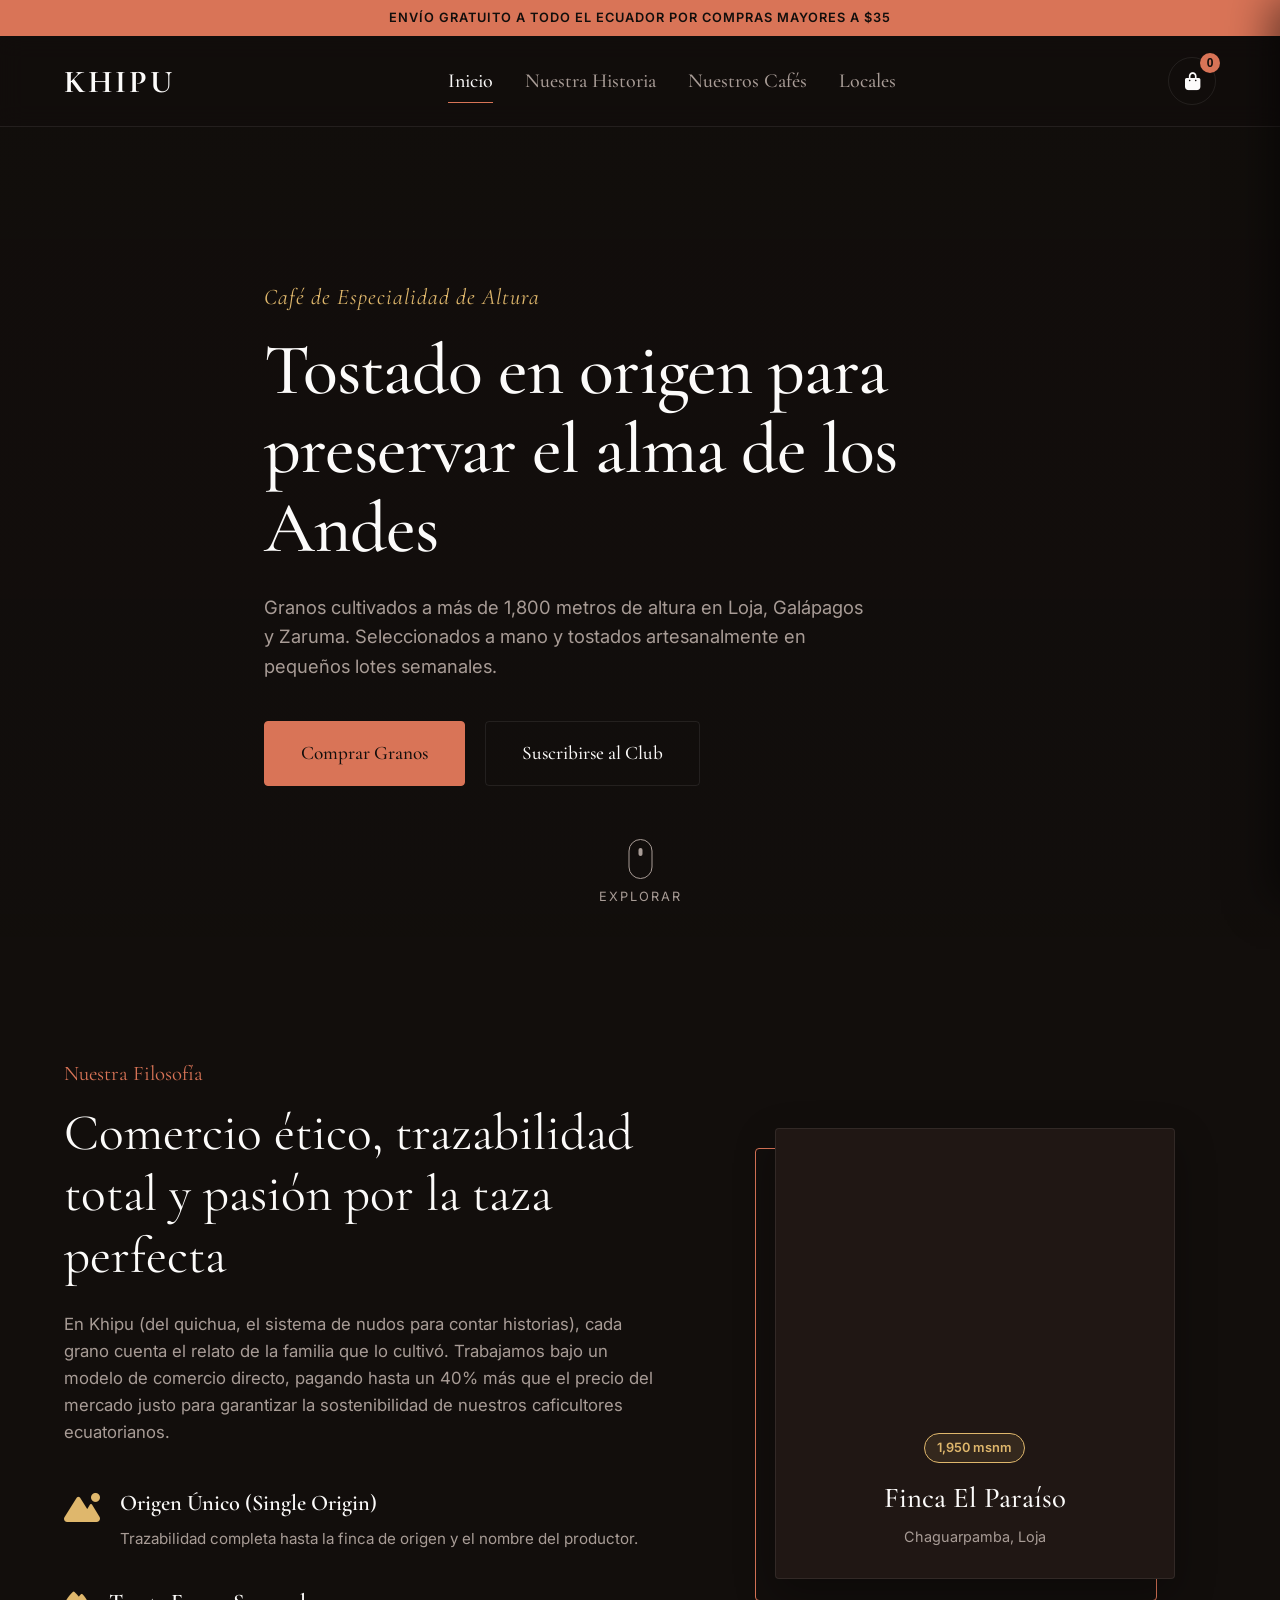
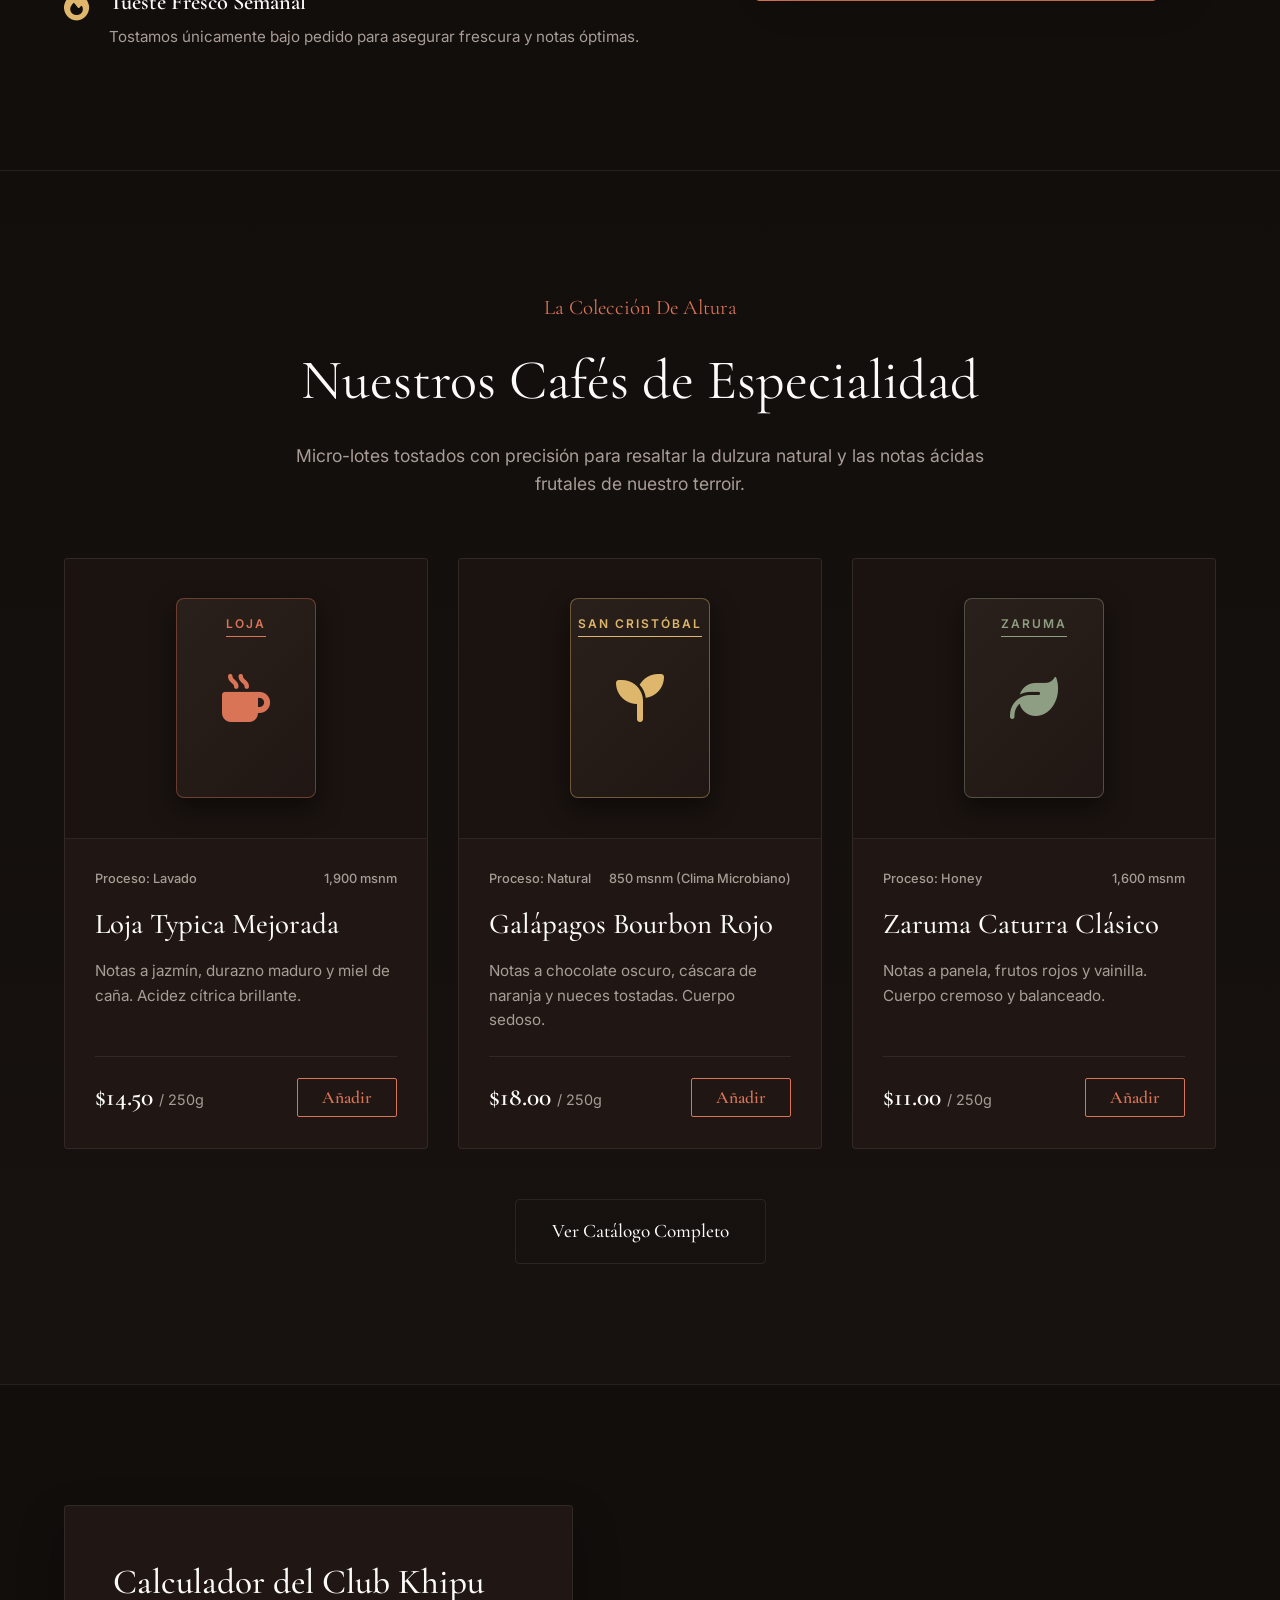
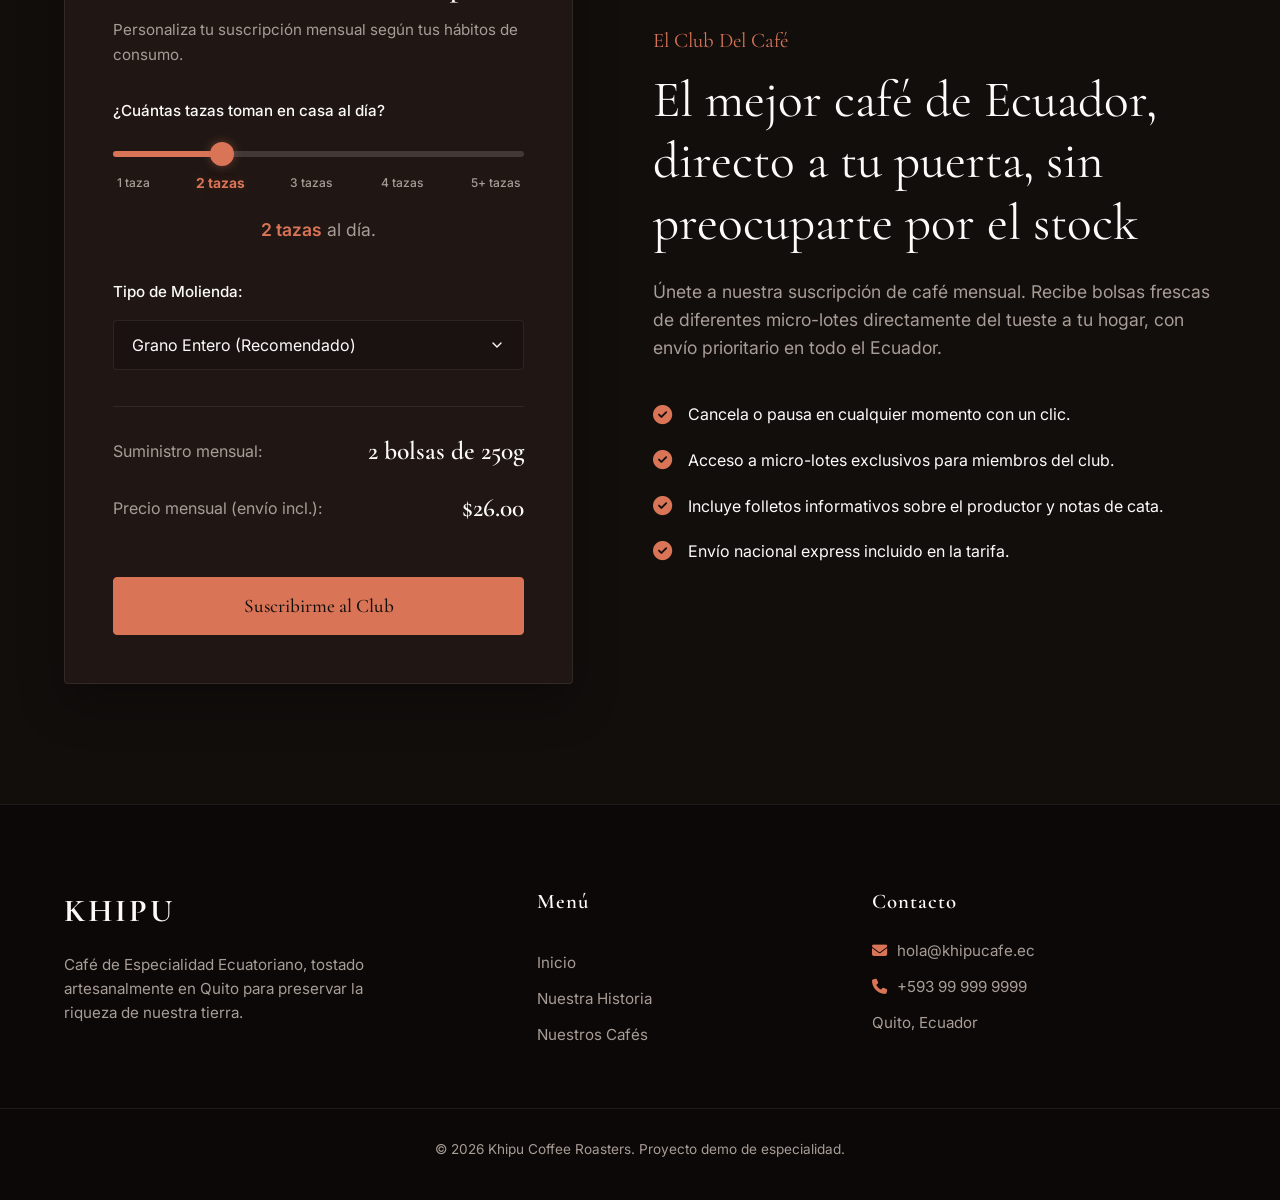
<file: index.html>
<!DOCTYPE html>
<html lang="es">
<head>
    <meta charset="UTF-8">
    <meta name="viewport" content="width=device-width, initial-scale=1.0">
    <title>Khipu Coffee Roasters | Café de Especialidad Ecuatoriano</title>
    <!-- Google Fonts -->
    <link rel="preconnect" href="https://fonts.googleapis.com">
    <link rel="preconnect" href="https://fonts.gstatic.com" crossorigin>
    <link href="https://fonts.googleapis.com/css2?family=Cormorant+Garamond:ital,wght@0,400;0,600;0,700;1,400&family=Inter:wght@300;400;500;600&display=swap" rel="stylesheet">
    <!-- FontAwesome for icons -->
    <link rel="stylesheet" href="https://cdnjs.cloudflare.com/ajax/libs/font-awesome/6.4.0/css/all.min.css">
    <!-- Modular Stylesheets -->
    <link rel="stylesheet" href="assets/css/variables.css">
    <link rel="stylesheet" href="assets/css/layout.css">
    <link rel="stylesheet" href="assets/css/cart.css">
    <link rel="stylesheet" href="assets/css/index.css">
</head>
<body>
    <!-- Top banner -->
    <div class="top-banner">
        <p>Envío gratuito a todo el Ecuador por compras mayores a $35</p>
    </div>

    <!-- Header -->
    <header>
        <div class="container nav-container">
            <a href="#" class="logo">
                KHIPU
            </a>
            <nav class="nav-links">
                <a href="#" class="active">Inicio</a>
                <a href="pages/historia.html">Nuestra Historia</a>
                <a href="pages/productos.html">Nuestros Cafés</a>
                <a href="pages/locales.html">Locales</a>
            </nav>
            <div class="nav-actions">
                <button class="cart-btn" id="cart-toggle" aria-label="Ver Carrito">
                    <i class="fa-solid fa-bag-shopping"></i>
                    <span class="cart-count" id="cart-count">0</span>
                </button>
            </div>
        </div>
    </header>

    <main>
        <!-- Hero Section -->
        <section class="hero-section">
            <div class="hero-bg-overlay"></div>
            <div class="container hero-content">
                <span class="hero-subtitle">Café de Especialidad de Altura</span>
                <h1>Tostado en origen para preservar el alma de los Andes</h1>
                <p>Granos cultivados a más de 1,800 metros de altura en Loja, Galápagos y Zaruma. Seleccionados a mano y tostados artesanalmente en pequeños lotes semanales.</p>
                <div class="hero-buttons">
                    <a href="pages/productos.html" class="btn btn-primary">Comprar Granos</a>
                    <a href="#suscripcion" class="btn btn-secondary">Suscribirse al Club</a>
                </div>
            </div>
            <div class="hero-scroll-indicator">
                <span class="mouse-scroll"></span>
                <span>Explorar</span>
            </div>
        </section>

        <!-- Origin / Manifesto Section -->
        <section id="origen" class="manifesto-section">
            <div class="container manifesto-grid">
                <div class="manifesto-text">
                    <span class="section-label">Nuestra Filosofía</span>
                    <h2>Comercio ético, trazabilidad total y pasión por la taza perfecta</h2>
                    <p>En Khipu (del quichua, el sistema de nudos para contar historias), cada grano cuenta el relato de la familia que lo cultivó. Trabajamos bajo un modelo de comercio directo, pagando hasta un 40% más que el precio del mercado justo para garantizar la sostenibilidad de nuestros caficultores ecuatorianos.</p>
                    
                    <div class="features-list">
                        <div class="feature-item">
                            <span class="feature-icon"><i class="fa-solid fa-mountain-sun"></i></span>
                            <div>
                                <h4>Origen Único (Single Origin)</h4>
                                <p>Trazabilidad completa hasta la finca de origen y el nombre del productor.</p>
                            </div>
                        </div>
                        <div class="feature-item">
                            <span class="feature-icon"><i class="fa-solid fa-fire"></i></span>
                            <div>
                                <h4>Tueste Fresco Semanal</h4>
                                <p>Tostamos únicamente bajo pedido para asegurar frescura y notas óptimas.</p>
                            </div>
                        </div>
                    </div>
                </div>
                <div class="manifesto-visual">
                    <div class="visual-card-wrap">
                        <div class="visual-card">
                            <div class="card-bg-mock"></div>
                            <div class="badge-altitude">1,950 msnm</div>
                            <h3>Finca El Paraíso</h3>
                            <p>Chaguarpamba, Loja</p>
                        </div>
                    </div>
                </div>
            </div>
        </section>

        <!-- Shop Preview Section -->
        <section id="tienda" class="shop-section">
            <div class="container">
                <div class="section-header">
                    <span class="section-label">La Colección de Altura</span>
                    <h2>Nuestros Cafés de Especialidad</h2>
                    <p>Micro-lotes tostados con precisión para resaltar la dulzura natural y las notas ácidas frutales de nuestro terroir.</p>
                </div>

                <div class="shop-grid">
                    <!-- Product 1 -->
                    <div class="product-card" data-id="1" data-name="Loja Typica Mejorada" data-price="14.50">
                        <div class="product-visual">
                            <div class="product-bag-mock text-accent-1">
                                <span class="origin-tag">Loja</span>
                                <i class="fa-solid fa-mug-hot"></i>
                            </div>
                        </div>
                        <div class="product-details">
                            <div class="product-meta">
                                <span>Proceso: Lavado</span>
                                <span>1,900 msnm</span>
                            </div>
                            <h3>Loja Typica Mejorada</h3>
                            <p class="product-notes">Notas a jazmín, durazno maduro y miel de caña. Acidez cítrica brillante.</p>
                            <div class="product-purchase">
                                <span class="price">$14.50 <small>/ 250g</small></span>
                                <button class="btn-add-cart">Añadir</button>
                            </div>
                        </div>
                    </div>

                    <!-- Product 2 -->
                    <div class="product-card" data-id="2" data-name="Galápagos Bourbon Rojo" data-price="18.00">
                        <div class="product-visual">
                            <div class="product-bag-mock text-accent-2">
                                <span class="origin-tag">San Cristóbal</span>
                                <i class="fa-solid fa-seedling"></i>
                            </div>
                        </div>
                        <div class="product-details">
                            <div class="product-meta">
                                <span>Proceso: Natural</span>
                                <span>850 msnm (Clima Microbiano)</span>
                            </div>
                            <h3>Galápagos Bourbon Rojo</h3>
                            <p class="product-notes">Notas a chocolate oscuro, cáscara de naranja y nueces tostadas. Cuerpo sedoso.</p>
                            <div class="product-purchase">
                                <span class="price">$18.00 <small>/ 250g</small></span>
                                <button class="btn-add-cart">Añadir</button>
                            </div>
                        </div>
                    </div>

                    <!-- Product 3 -->
                    <div class="product-card" data-id="3" data-name="Zaruma Caturra Clásico" data-price="11.00">
                        <div class="product-visual">
                            <div class="product-bag-mock text-accent-3">
                                <span class="origin-tag">Zaruma</span>
                                <i class="fa-solid fa-leaf"></i>
                            </div>
                        </div>
                        <div class="product-details">
                            <div class="product-meta">
                                <span>Proceso: Honey</span>
                                <span>1,600 msnm</span>
                            </div>
                            <h3>Zaruma Caturra Clásico</h3>
                            <p class="product-notes">Notas a panela, frutos rojos y vainilla. Cuerpo cremoso y balanceado.</p>
                            <div class="product-purchase">
                                <span class="price">$11.00 <small>/ 250g</small></span>
                                <button class="btn-add-cart">Añadir</button>
                            </div>
                        </div>
                    </div>
                </div>

                <div style="text-align: center; margin-top: 50px;">
                    <a href="pages/productos.html" class="btn btn-secondary">Ver Catálogo Completo</a>
                </div>
            </div>
        </section>

        <!-- Subscription Section -->
        <section id="suscripcion" class="sub-section">
            <div class="container sub-grid">
                <div class="sub-calculator-card">
                    <h3>Calculador del Club Khipu</h3>
                    <p class="sub-card-intro">Personaliza tu suscripción mensual según tus hábitos de consumo.</p>
                    
                    <div class="calc-group">
                        <label for="cups-range">¿Cuántas tazas toman en casa al día?</label>
                        <div class="range-wrapper">
                            <input type="range" id="cups-range" min="1" max="5" value="2" step="1">
                            <div class="range-labels">
                                <span>1 taza</span>
                                <span>2 tazas</span>
                                <span>3 tazas</span>
                                <span>4 tazas</span>
                                <span>5+ tazas</span>
                            </div>
                        </div>
                        <div class="calc-value-display">
                            <span id="cups-value">2 tazas</span> al día.
                        </div>
                    </div>

                    <div class="calc-group">
                        <label for="grind-select">Tipo de Molienda:</label>
                        <select id="grind-select">
                            <option value="grano">Grano Entero (Recomendado)</option>
                            <option value="espresso">Molido Fino (Espresso)</option>
                            <option value="filtro">Molido Medio (Goteo / V60 / Cafetera)</option>
                            <option value="prensa">Molido Grueso (Prensa Francesa)</option>
                        </select>
                    </div>

                    <div class="calc-results">
                        <div class="result-item">
                            <span>Suministro mensual:</span>
                            <strong id="supply-qty">2 bolsas de 250g</strong>
                        </div>
                        <div class="result-item">
                            <span>Precio mensual (envío incl.):</span>
                            <strong class="text-terracotta" id="supply-price">$26.00</strong>
                        </div>
                    </div>

                    <button class="btn btn-primary btn-block" id="btn-subscribe">Suscribirme al Club</button>
                </div>

                <div class="sub-info-content">
                    <span class="section-label">El Club del Café</span>
                    <h2>El mejor café de Ecuador, directo a tu puerta, sin preocuparte por el stock</h2>
                    <p>Únete a nuestra suscripción de café mensual. Recibe bolsas frescas de diferentes micro-lotes directamente del tueste a tu hogar, con envío prioritario en todo el Ecuador.</p>
                    
                    <div class="sub-perks">
                        <div class="perk-item">
                            <i class="fa-solid fa-circle-check"></i>
                            <span>Cancela o pausa en cualquier momento con un clic.</span>
                        </div>
                        <div class="perk-item">
                            <i class="fa-solid fa-circle-check"></i>
                            <span>Acceso a micro-lotes exclusivos para miembros del club.</span>
                        </div>
                        <div class="perk-item">
                            <i class="fa-solid fa-circle-check"></i>
                            <span>Incluye folletos informativos sobre el productor y notas de cata.</span>
                        </div>
                        <div class="perk-item">
                            <i class="fa-solid fa-circle-check"></i>
                            <span>Envío nacional express incluido en la tarifa.</span>
                        </div>
                    </div>
                </div>
            </div>
        </section>
    </main>

    <!-- Shopping Cart Sidebar -->
    <div class="cart-sidebar" id="cart-sidebar">
        <div class="cart-sidebar-header">
            <h3>Tu Carrito</h3>
            <button class="close-cart" id="cart-close" aria-label="Cerrar Carrito">
                <i class="fa-solid fa-xmark"></i>
            </button>
        </div>
        <div class="cart-items-container" id="cart-items-container">
            <p class="empty-cart-msg">Tu carrito está vacío.</p>
        </div>
        <div class="cart-sidebar-footer">
            <div class="cart-subtotal">
                <span>Subtotal:</span>
                <span id="cart-total-val">$0.00</span>
            </div>
            <button class="btn btn-primary btn-block" id="cart-checkout-btn">Proceder al pago con PayPhone</button>
        </div>
    </div>
    <div class="cart-overlay" id="cart-overlay"></div>

    <!-- Footer -->
    <footer>
        <div class="container footer-grid">
            <div class="footer-brand">
                <span class="logo">KHIPU</span>
                <p>Café de Especialidad Ecuatoriano, tostado artesanalmente en Quito para preservar la riqueza de nuestra tierra.</p>
            </div>
            <div class="footer-links">
                <h4>Menú</h4>
                <a href="#">Inicio</a>
                <a href="pages/historia.html">Nuestra Historia</a>
                <a href="pages/productos.html">Nuestros Cafés</a>
            </div>
            <div class="footer-contact">
                <h4>Contacto</h4>
                <p><i class="fa-solid fa-envelope"></i> hola@khipucafe.ec</p>
                <p><i class="fa-solid fa-phone"></i> +593 99 999 9999</p>
                <p>Quito, Ecuador</p>
            </div>
        </div>
        <div class="footer-bottom">
            <p>&copy; 2026 Khipu Coffee Roasters. Proyecto demo de especialidad.</p>
        </div>
    </footer>

    <!-- Script entry point -->
    <script type="module" src="assets/js/main.js"></script>
</body>
</html>
</file>
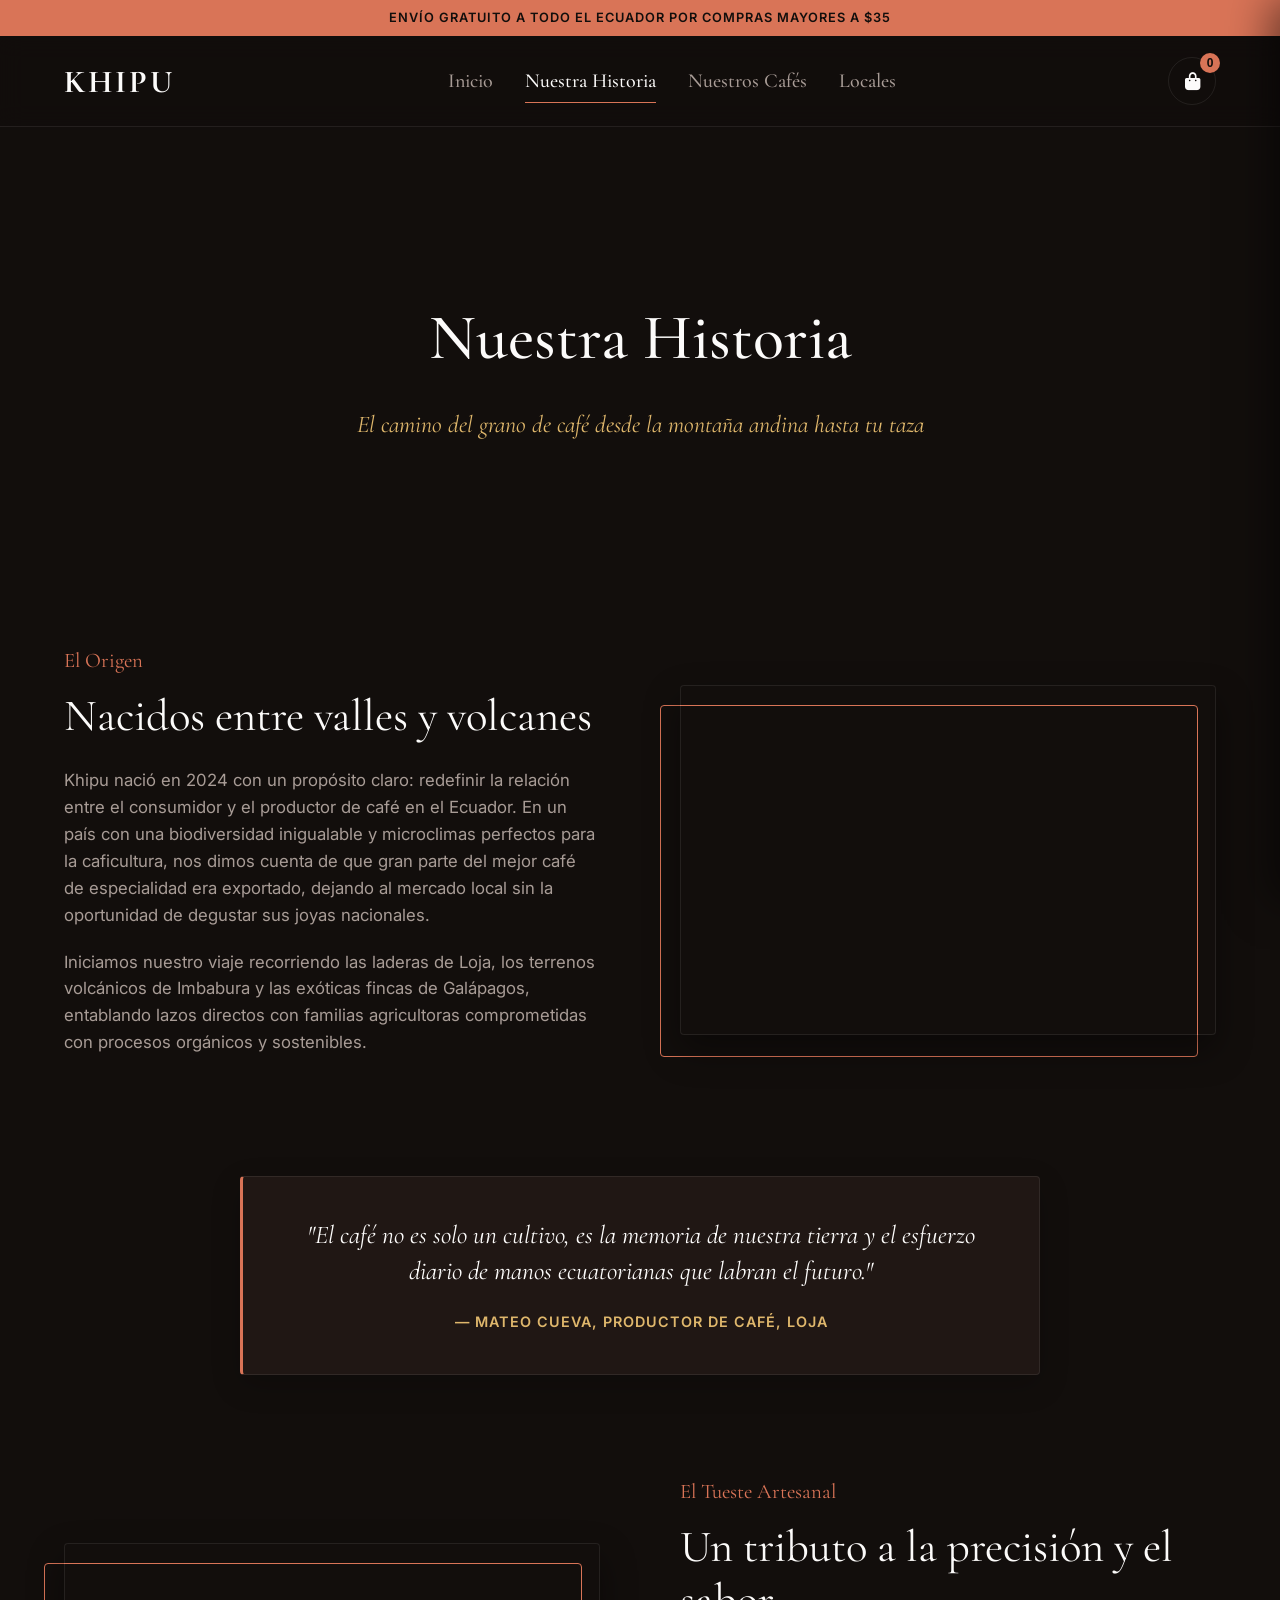
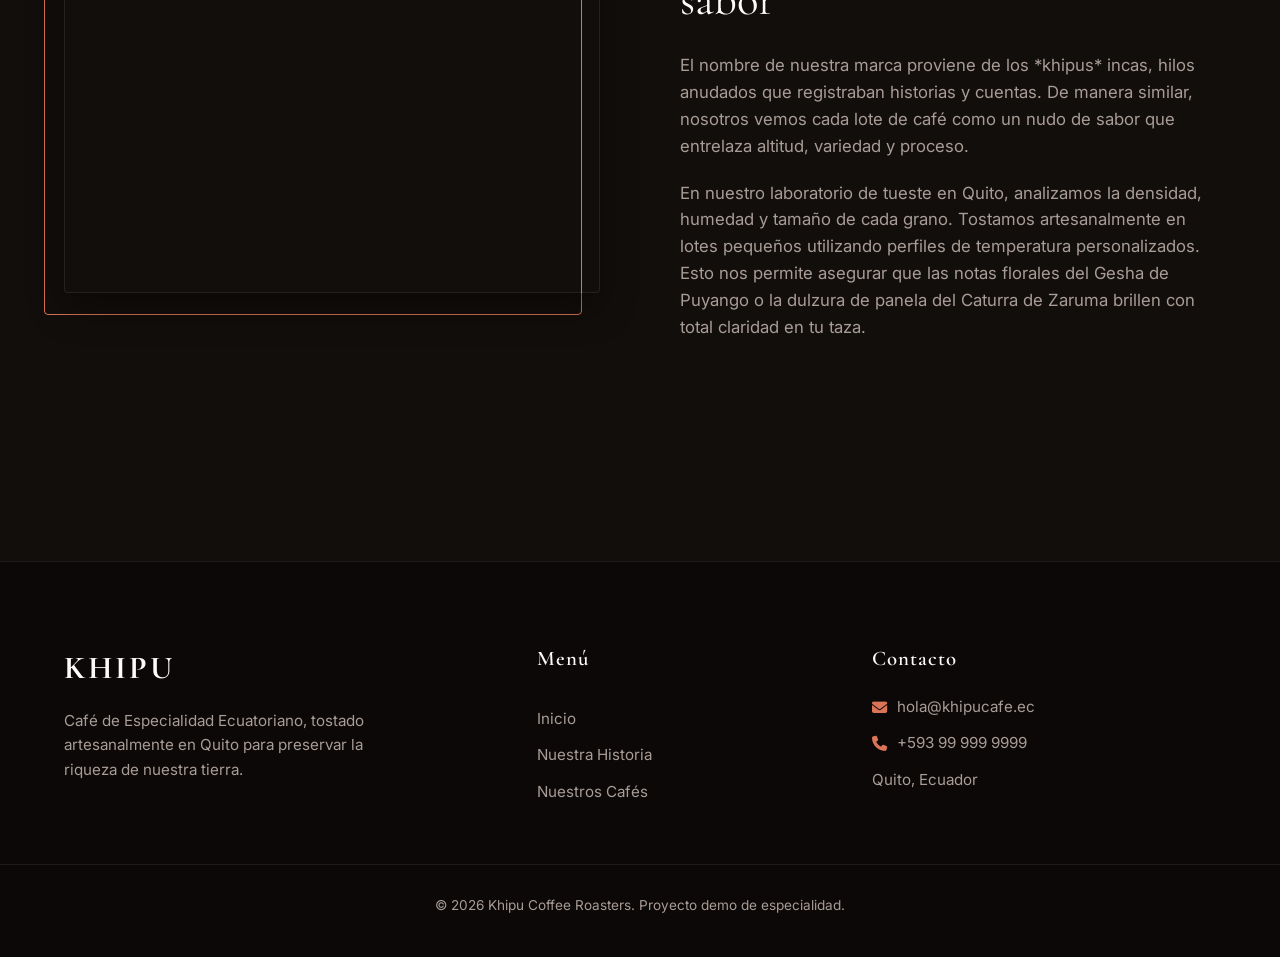
<file: pages/historia.html>
<!DOCTYPE html>
<html lang="es">
<head>
    <meta charset="UTF-8">
    <meta name="viewport" content="width=device-width, initial-scale=1.0">
    <title>Nuestra Historia | Khipu Coffee Roasters</title>
    <!-- Google Fonts -->
    <link rel="preconnect" href="https://fonts.googleapis.com">
    <link rel="preconnect" href="https://fonts.gstatic.com" crossorigin>
    <link href="https://fonts.googleapis.com/css2?family=Cormorant+Garamond:ital,wght@0,400;0,600;0,700;1,400&family=Inter:wght@300;400;500;600&display=swap" rel="stylesheet">
    <!-- FontAwesome for icons -->
    <link rel="stylesheet" href="https://cdnjs.cloudflare.com/ajax/libs/font-awesome/6.4.0/css/all.min.css">
    <!-- Stylesheets -->
    <link rel="stylesheet" href="../assets/css/variables.css">
    <link rel="stylesheet" href="../assets/css/layout.css">
    <link rel="stylesheet" href="../assets/css/cart.css">
    <link rel="stylesheet" href="../assets/css/historia.css">
</head>
<body>
    <!-- Top banner -->
    <div class="top-banner">
        <p>Envío gratuito a todo el Ecuador por compras mayores a $35</p>
    </div>

    <!-- Header -->
    <header>
        <div class="container nav-container">
            <a href="../index.html" class="logo">
                KHIPU
            </a>
            <nav class="nav-links">
                <a href="../index.html">Inicio</a>
                <a href="historia.html" class="active">Nuestra Historia</a>
                <a href="productos.html">Nuestros Cafés</a>
                <a href="locales.html">Locales</a>
            </nav>
            <div class="nav-actions">
                <button class="cart-btn" id="cart-toggle" aria-label="Ver Carrito">
                    <i class="fa-solid fa-bag-shopping"></i>
                    <span class="cart-count" id="cart-count">0</span>
                </button>
            </div>
        </div>
    </header>

    <main>
        <!-- History Hero -->
        <section class="history-hero">
            <div class="container">
                <h1>Nuestra Historia</h1>
                <p>El camino del grano de café desde la montaña andina hasta tu taza</p>
            </div>
        </section>

        <!-- Narrative Section -->
        <section class="history-content-section">
            <div class="container">
                <!-- Block 1 -->
                <div class="narrative-block">
                    <div class="narrative-text">
                        <span class="section-label">El Origen</span>
                        <h2>Nacidos entre valles y volcanes</h2>
                        <p>Khipu nació en 2024 con un propósito claro: redefinir la relación entre el consumidor y el productor de café en el Ecuador. En un país con una biodiversidad inigualable y microclimas perfectos para la caficultura, nos dimos cuenta de que gran parte del mejor café de especialidad era exportado, dejando al mercado local sin la oportunidad de degustar sus joyas nacionales.</p>
                        <p>Iniciamos nuestro viaje recorriendo las laderas de Loja, los terrenos volcánicos de Imbabura y las exóticas fincas de Galápagos, entablando lazos directos con familias agricultoras comprometidas con procesos orgánicos y sostenibles.</p>
                    </div>
                    <div class="narrative-image-wrap">
                        <div class="narrative-image" style="background-image: url('https://images.unsplash.com/photo-1509042239860-f550ce710b93?q=80&w=800&auto=format&fit=crop');"></div>
                    </div>
                </div>

                <!-- Blockquote -->
                <div class="quote-block">
                    <blockquote>"El café no es solo un cultivo, es la memoria de nuestra tierra y el esfuerzo diario de manos ecuatorianas que labran el futuro."</blockquote>
                    <cite>— Mateo Cueva, Productor de Café, Loja</cite>
                </div>

                <!-- Block 2 (Reverse Layout) -->
                <div class="narrative-block reverse">
                    <div class="narrative-text">
                        <span class="section-label">El Tueste Artesanal</span>
                        <h2>Un tributo a la precisión y el sabor</h2>
                        <p>El nombre de nuestra marca proviene de los *khipus* incas, hilos anudados que registraban historias y cuentas. De manera similar, nosotros vemos cada lote de café como un nudo de sabor que entrelaza altitud, variedad y proceso.</p>
                        <p>En nuestro laboratorio de tueste en Quito, analizamos la densidad, humedad y tamaño de cada grano. Tostamos artesanalmente en lotes pequeños utilizando perfiles de temperatura personalizados. Esto nos permite asegurar que las notas florales del Gesha de Puyango o la dulzura de panela del Caturra de Zaruma brillen con total claridad en tu taza.</p>
                    </div>
                    <div class="narrative-image-wrap">
                        <div class="narrative-image" style="background-image: url('https://images.unsplash.com/photo-1447933601403-0c6688de566e?q=80&w=800&auto=format&fit=crop');"></div>
                    </div>
                </div>
            </div>
        </section>
    </main>

    <!-- Shopping Cart Sidebar -->
    <div class="cart-sidebar" id="cart-sidebar">
        <div class="cart-sidebar-header">
            <h3>Tu Carrito</h3>
            <button class="close-cart" id="cart-close" aria-label="Cerrar Carrito">
                <i class="fa-solid fa-xmark"></i>
            </button>
        </div>
        <div class="cart-items-container" id="cart-items-container">
            <p class="empty-cart-msg">Tu carrito está vacío.</p>
        </div>
        <div class="cart-sidebar-footer">
            <div class="cart-subtotal">
                <span>Subtotal:</span>
                <span id="cart-total-val">$0.00</span>
            </div>
            <button class="btn btn-primary btn-block" id="cart-checkout-btn">Proceder al pago con PayPhone</button>
        </div>
    </div>
    <div class="cart-overlay" id="cart-overlay"></div>

    <!-- Footer -->
    <footer>
        <div class="container footer-grid">
            <div class="footer-brand">
                <span class="logo">KHIPU</span>
                <p>Café de Especialidad Ecuatoriano, tostado artesanalmente en Quito para preservar la riqueza de nuestra tierra.</p>
            </div>
            <div class="footer-links">
                <h4>Menú</h4>
                <a href="../index.html">Inicio</a>
                <a href="historia.html">Nuestra Historia</a>
                <a href="productos.html">Nuestros Cafés</a>
            </div>
            <div class="footer-contact">
                <h4>Contacto</h4>
                <p><i class="fa-solid fa-envelope"></i> hola@khipucafe.ec</p>
                <p><i class="fa-solid fa-phone"></i> +593 99 999 9999</p>
                <p>Quito, Ecuador</p>
            </div>
        </div>
        <div class="footer-bottom">
            <p>&copy; 2026 Khipu Coffee Roasters. Proyecto demo de especialidad.</p>
        </div>
    </footer>

    <!-- Script entry point -->
    <script type="module" src="../assets/js/historia.js"></script>
</body>
</html>
</file>
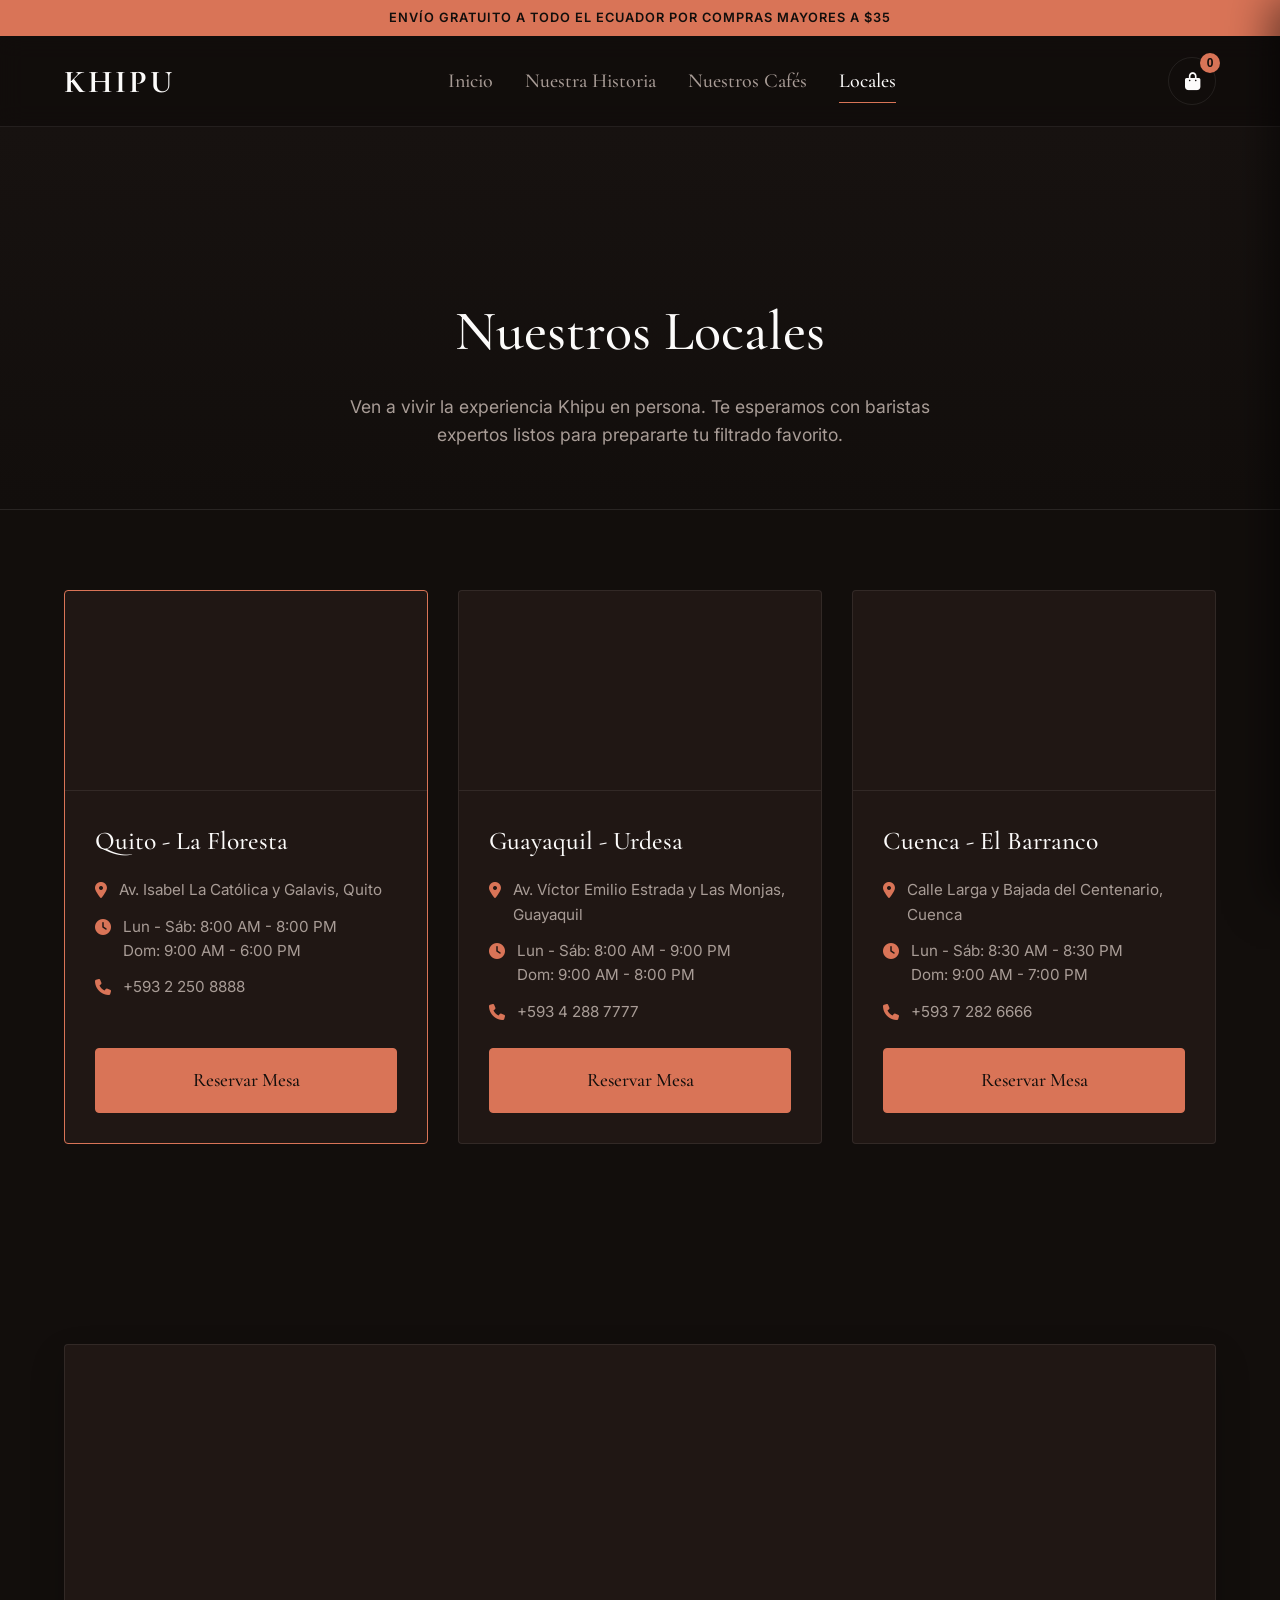
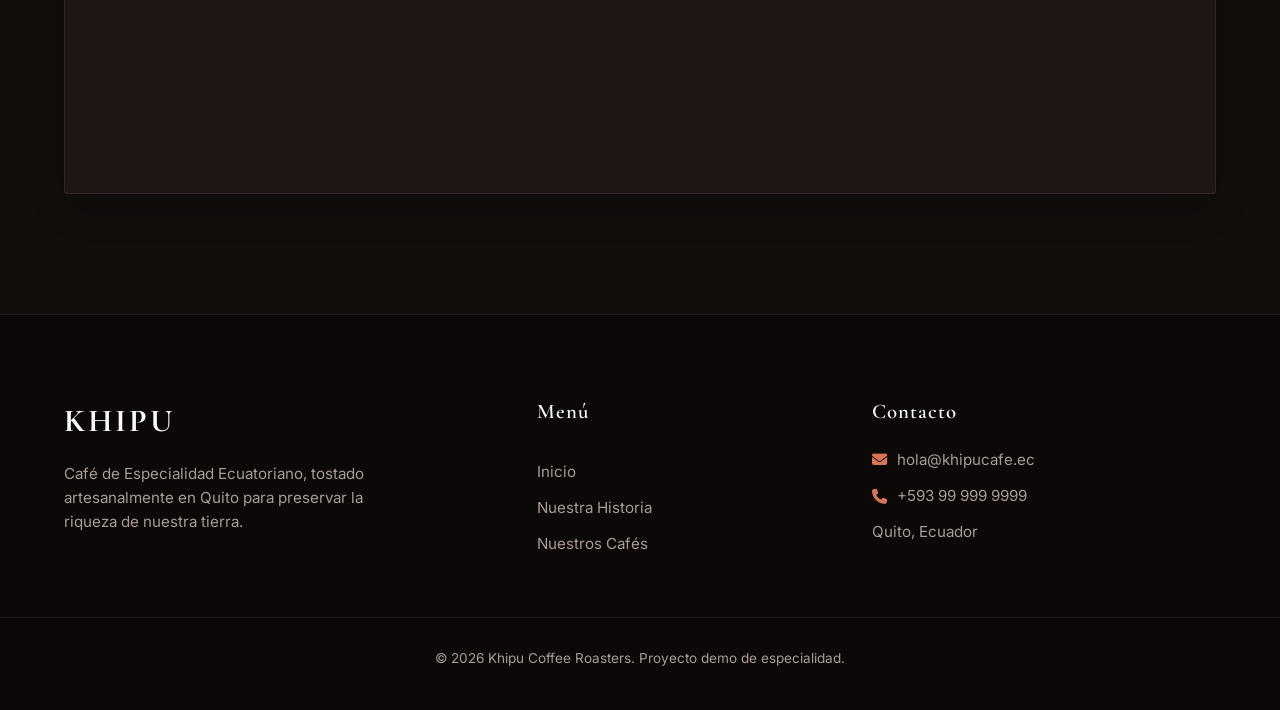
<file: pages/locales.html>
<!DOCTYPE html>
<html lang="es">
<head>
    <meta charset="UTF-8">
    <meta name="viewport" content="width=device-width, initial-scale=1.0">
    <title>Nuestros Locales | Khipu Coffee Roasters</title>
    <!-- Google Fonts -->
    <link rel="preconnect" href="https://fonts.googleapis.com">
    <link rel="preconnect" href="https://fonts.gstatic.com" crossorigin>
    <link href="https://fonts.googleapis.com/css2?family=Cormorant+Garamond:ital,wght@0,400;0,600;0,700;1,400&family=Inter:wght@300;400;500;600&display=swap" rel="stylesheet">
    <!-- FontAwesome for icons -->
    <link rel="stylesheet" href="https://cdnjs.cloudflare.com/ajax/libs/font-awesome/6.4.0/css/all.min.css">
    <!-- Stylesheets -->
    <link rel="stylesheet" href="../assets/css/variables.css">
    <link rel="stylesheet" href="../assets/css/layout.css">
    <link rel="stylesheet" href="../assets/css/cart.css">
    <link rel="stylesheet" href="../assets/css/locales.css">
</head>
<body>
    <!-- Top banner -->
    <div class="top-banner">
        <p>Envío gratuito a todo el Ecuador por compras mayores a $35</p>
    </div>

    <!-- Header -->
    <header>
        <div class="container nav-container">
            <a href="../index.html" class="logo">
                KHIPU
            </a>
            <nav class="nav-links">
                <a href="../index.html">Inicio</a>
                <a href="historia.html">Nuestra Historia</a>
                <a href="productos.html">Nuestros Cafés</a>
                <a href="locales.html" class="active">Locales</a>
            </nav>
            <div class="nav-actions">
                <button class="cart-btn" id="cart-toggle" aria-label="Ver Carrito">
                    <i class="fa-solid fa-bag-shopping"></i>
                    <span class="cart-count" id="cart-count">0</span>
                </button>
            </div>
        </div>
    </header>

    <main>
        <!-- Locales Hero -->
        <section class="locales-hero">
            <div class="container">
                <h1>Nuestros Locales</h1>
                <p>Ven a vivir la experiencia Khipu en persona. Te esperamos con baristas expertos listos para prepararte tu filtrado favorito.</p>
            </div>
        </section>

        <!-- Locales Cards Section -->
        <section class="locales-section">
            <div class="container">
                <div class="locales-grid">
                    <!-- Locale 1: Quito -->
                    <div class="locale-card" data-map="https://www.google.com/maps/embed?pb=!1m18!1m12!1m3!1d3989.790326442654!2d-78.4897042242131!3d-0.21557879978230577!2m3!1f0!2f0!3f0!3m2!1i1024!2i768!4f13.1!3m3!1m2!1s0x91d59a107e32d6ef%3A0xed45a8df2d2ea78!2sLa%20Floresta%2C%20Quito!5e0!3m2!1ses!2sec!4v1700000000000!5m2!1ses!2sec" style="border-color: var(--color-terracotta);">
                        <div class="locale-image" style="background-image: url('https://images.unsplash.com/photo-1554118811-1e0d58224f24?q=80&w=600&auto=format&fit=crop');"></div>
                        <div class="locale-info">
                            <h3>Quito - La Floresta</h3>
                            <div class="locale-details">
                                <div class="locale-detail-item">
                                    <i class="fa-solid fa-location-dot"></i>
                                    <p>Av. Isabel La Católica y Galavis, Quito</p>
                                </div>
                                <div class="locale-detail-item">
                                    <i class="fa-solid fa-clock"></i>
                                    <p>Lun - Sáb: 8:00 AM - 8:00 PM<br>Dom: 9:00 AM - 6:00 PM</p>
                                </div>
                                <div class="locale-detail-item">
                                    <i class="fa-solid fa-phone"></i>
                                    <p>+593 2 250 8888</p>
                                </div>
                            </div>
                            <div class="locale-actions">
                                <a href="https://wa.me/593999999999?text=Hola,%20quisiera%20reservar%20una%20mesa%20en%20La%20Floresta" target="_blank" class="btn btn-primary btn-block">Reservar Mesa</a>
                            </div>
                        </div>
                    </div>

                    <!-- Locale 2: Guayaquil -->
                    <div class="locale-card" data-map="https://www.google.com/maps/embed?pb=!1m18!1m12!1m3!1d3986.9133860081395!2d-79.91262962419996!3d-2.1611181978248744!2m3!1f0!2f0!3f0!3m2!1i1024!2i768!4f13.1!3m3!1m2!1s0x902d6d84a7e937d5%3A0xa19bfcd7efce5b80!2sUrdesa%2C%20Guayaquil!5e0!3m2!1ses!2sec!4v1700000000001!5m2!1ses!2sec">
                        <div class="locale-image" style="background-image: url('https://images.unsplash.com/photo-1501339847302-ac426a4a7cbb?q=80&w=600&auto=format&fit=crop');"></div>
                        <div class="locale-info">
                            <h3>Guayaquil - Urdesa</h3>
                            <div class="locale-details">
                                <div class="locale-detail-item">
                                    <i class="fa-solid fa-location-dot"></i>
                                    <p>Av. Víctor Emilio Estrada y Las Monjas, Guayaquil</p>
                                </div>
                                <div class="locale-detail-item">
                                    <i class="fa-solid fa-clock"></i>
                                    <p>Lun - Sáb: 8:00 AM - 9:00 PM<br>Dom: 9:00 AM - 8:00 PM</p>
                                </div>
                                <div class="locale-detail-item">
                                    <i class="fa-solid fa-phone"></i>
                                    <p>+593 4 288 7777</p>
                                </div>
                            </div>
                            <div class="locale-actions">
                                <a href="https://wa.me/593999999999?text=Hola,%20quisiera%20reservar%20una%20mesa%20en%20Urdesa" target="_blank" class="btn btn-primary btn-block">Reservar Mesa</a>
                            </div>
                        </div>
                    </div>

                    <!-- Locale 3: Cuenca -->
                    <div class="locale-card" data-map="https://www.google.com/maps/embed?pb=!1m18!1m12!1m3!1d3984.712613292416!2d-79.00694462417757!3d-2.9012344970749843!2m3!1f0!2f0!3f0!3m2!1i1024!2i768!4f13.1!3m3!1m2!1s0x91cd229a43a85b99%3A0xcd190fb053d2bb0f!2sEl%20Barranco%2C%20Cuenca!5e0!3m2!1ses!2sec!4v1700000000002!5m2!1ses!2sec">
                        <div class="locale-image" style="background-image: url('https://images.unsplash.com/photo-1495474472287-4d71bcdd2085?q=80&w=600&auto=format&fit=crop');"></div>
                        <div class="locale-info">
                            <h3>Cuenca - El Barranco</h3>
                            <div class="locale-details">
                                <div class="locale-detail-item">
                                    <i class="fa-solid fa-location-dot"></i>
                                    <p>Calle Larga y Bajada del Centenario, Cuenca</p>
                                </div>
                                <div class="locale-detail-item">
                                    <i class="fa-solid fa-clock"></i>
                                    <p>Lun - Sáb: 8:30 AM - 8:30 PM<br>Dom: 9:00 AM - 7:00 PM</p>
                                </div>
                                <div class="locale-detail-item">
                                    <i class="fa-solid fa-phone"></i>
                                    <p>+593 7 282 6666</p>
                                </div>
                            </div>
                            <div class="locale-actions">
                                <a href="https://wa.me/593999999999?text=Hola,%20quisiera%20reservar%20una%20mesa%20en%20El%20Barranco" target="_blank" class="btn btn-primary btn-block">Reservar Mesa</a>
                            </div>
                        </div>
                    </div>
                </div>
            </div>
        </section>

        <!-- Map Section -->
        <section class="map-section" id="mapa">
            <div class="container">
                <div class="map-container">
                    <iframe id="map-iframe" src="https://www.google.com/maps/embed?pb=!1m18!1m12!1m3!1d3989.790326442654!2d-78.4897042242131!3d-0.21557879978230577!2m3!1f0!2f0!3f0!3m2!1i1024!2i768!4f13.1!3m3!1m2!1s0x91d59a107e32d6ef%3A0xed45a8df2d2ea78!2sLa%20Floresta%2C%20Quito!5e0!3m2!1ses!2sec!4v1700000000000!5m2!1ses!2sec" allowfullscreen="" loading="lazy" referrerpolicy="no-referrer-when-downgrade"></iframe>
                </div>
            </div>
        </section>
    </main>

    <!-- Shopping Cart Sidebar -->
    <div class="cart-sidebar" id="cart-sidebar">
        <div class="cart-sidebar-header">
            <h3>Tu Carrito</h3>
            <button class="close-cart" id="cart-close" aria-label="Cerrar Carrito">
                <i class="fa-solid fa-xmark"></i>
            </button>
        </div>
        <div class="cart-items-container" id="cart-items-container">
            <p class="empty-cart-msg">Tu carrito está vacío.</p>
        </div>
        <div class="cart-sidebar-footer">
            <div class="cart-subtotal">
                <span>Subtotal:</span>
                <span id="cart-total-val">$0.00</span>
            </div>
            <button class="btn btn-primary btn-block" id="cart-checkout-btn">Proceder al pago con PayPhone</button>
        </div>
    </div>
    <div class="cart-overlay" id="cart-overlay"></div>

    <!-- Footer -->
    <footer>
        <div class="container footer-grid">
            <div class="footer-brand">
                <span class="logo">KHIPU</span>
                <p>Café de Especialidad Ecuatoriano, tostado artesanalmente en Quito para preservar la riqueza de nuestra tierra.</p>
            </div>
            <div class="footer-links">
                <h4>Menú</h4>
                <a href="../index.html">Inicio</a>
                <a href="historia.html">Nuestra Historia</a>
                <a href="productos.html">Nuestros Cafés</a>
            </div>
            <div class="footer-contact">
                <h4>Contacto</h4>
                <p><i class="fa-solid fa-envelope"></i> hola@khipucafe.ec</p>
                <p><i class="fa-solid fa-phone"></i> +593 99 999 9999</p>
                <p>Quito, Ecuador</p>
            </div>
        </div>
        <div class="footer-bottom">
            <p>&copy; 2026 Khipu Coffee Roasters. Proyecto demo de especialidad.</p>
        </div>
    </footer>

    <!-- Script entry point -->
    <script type="module" src="../assets/js/locales.js"></script>
</body>
</html>
</file>
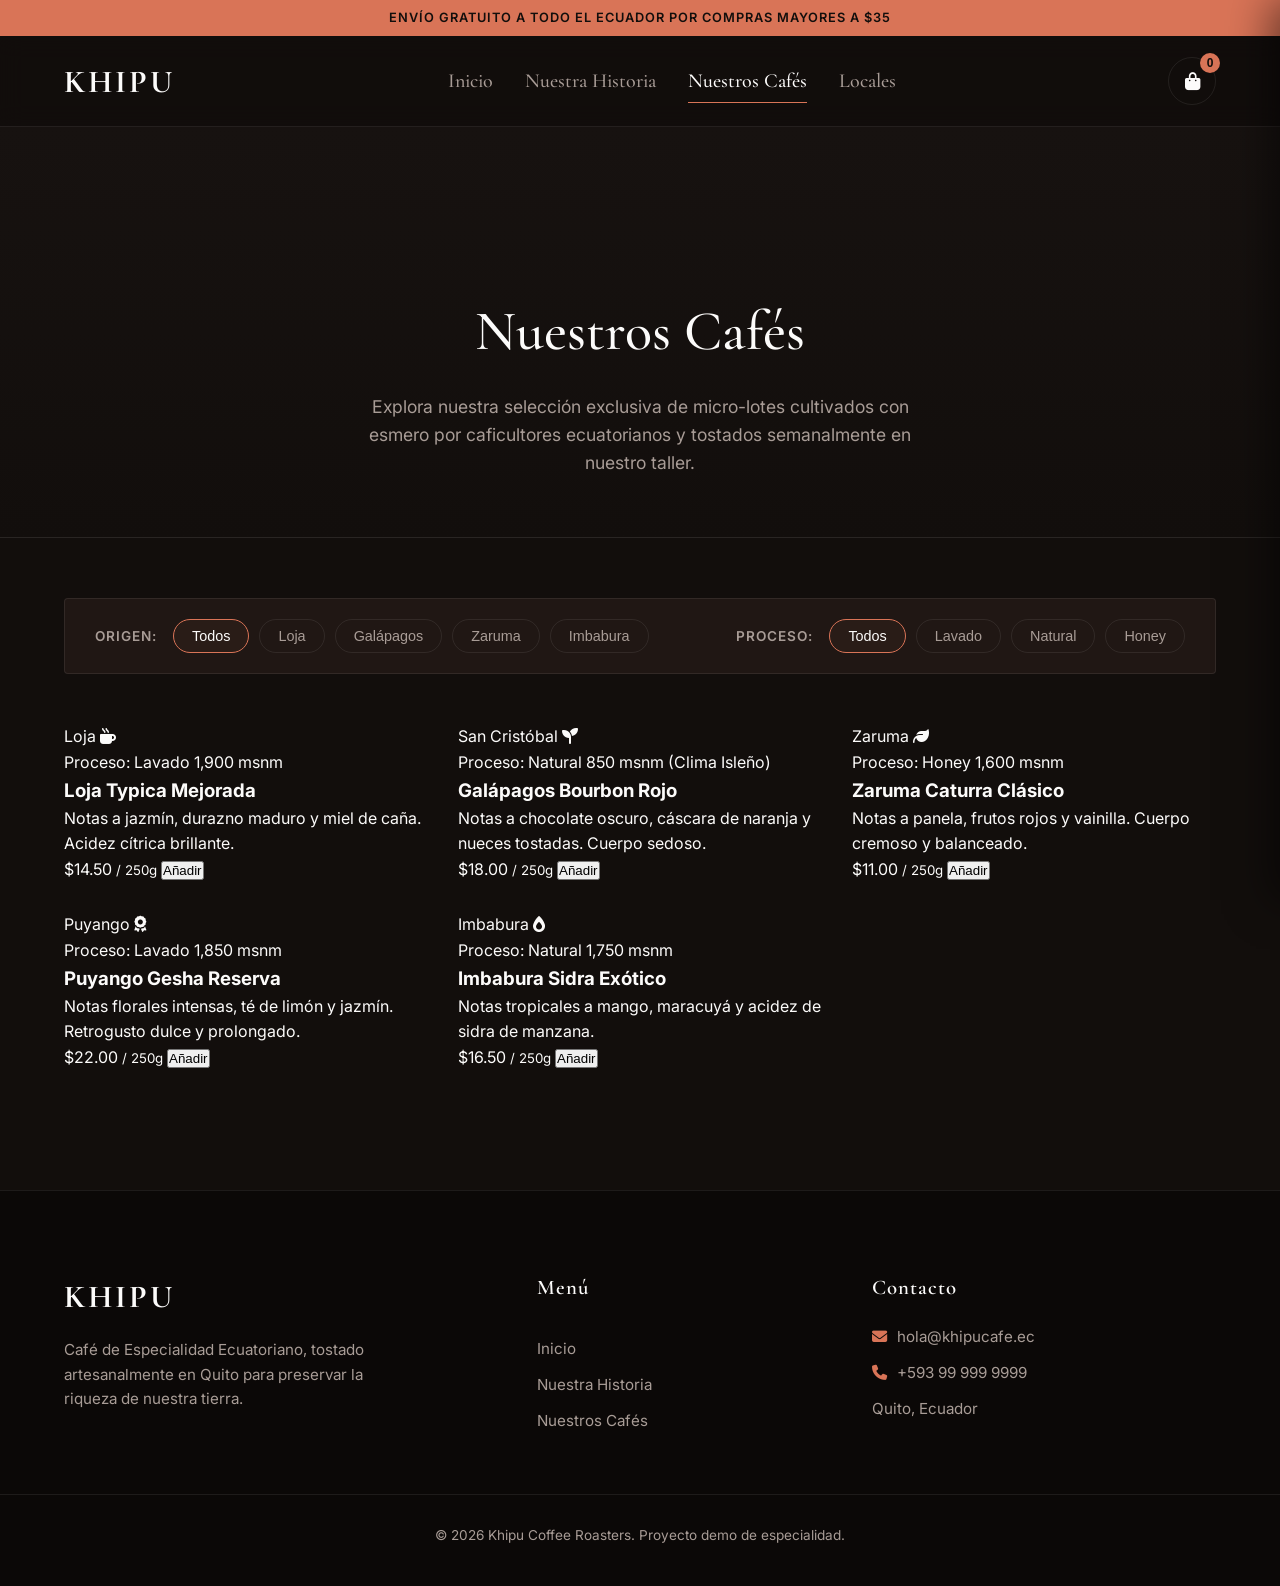
<file: pages/productos.html>
<!DOCTYPE html>
<html lang="es">
<head>
    <meta charset="UTF-8">
    <meta name="viewport" content="width=device-width, initial-scale=1.0">
    <title>Nuestros Cafés | Khipu Coffee Roasters</title>
    <!-- Google Fonts -->
    <link rel="preconnect" href="https://fonts.googleapis.com">
    <link rel="preconnect" href="https://fonts.gstatic.com" crossorigin>
    <link href="https://fonts.googleapis.com/css2?family=Cormorant+Garamond:ital,wght@0,400;0,600;0,700;1,400&family=Inter:wght@300;400;500;600&display=swap" rel="stylesheet">
    <!-- FontAwesome for icons -->
    <link rel="stylesheet" href="https://cdnjs.cloudflare.com/ajax/libs/font-awesome/6.4.0/css/all.min.css">
    <!-- Stylesheets -->
    <link rel="stylesheet" href="../assets/css/variables.css">
    <link rel="stylesheet" href="../assets/css/layout.css">
    <link rel="stylesheet" href="../assets/css/cart.css">
    <link rel="stylesheet" href="../assets/css/productos.css">
</head>
<body>
    <!-- Top banner -->
    <div class="top-banner">
        <p>Envío gratuito a todo el Ecuador por compras mayores a $35</p>
    </div>

    <!-- Header -->
    <header>
        <div class="container nav-container">
            <a href="../index.html" class="logo">
                KHIPU
            </a>
            <nav class="nav-links">
                <a href="../index.html">Inicio</a>
                <a href="historia.html">Nuestra Historia</a>
                <a href="productos.html" class="active">Nuestros Cafés</a>
                <a href="locales.html">Locales</a>
            </nav>
            <div class="nav-actions">
                <button class="cart-btn" id="cart-toggle" aria-label="Ver Carrito">
                    <i class="fa-solid fa-bag-shopping"></i>
                    <span class="cart-count" id="cart-count">0</span>
                </button>
            </div>
        </div>
    </header>

    <main>
        <!-- Shop Hero -->
        <section class="shop-hero">
            <div class="container">
                <h1>Nuestros Cafés</h1>
                <p>Explora nuestra selección exclusiva de micro-lotes cultivados con esmero por caficultores ecuatorianos y tostados semanalmente en nuestro taller.</p>
            </div>
        </section>

        <!-- Catalog Section -->
        <section class="catalog-section">
            <div class="container">
                <!-- Filters Bar -->
                <div class="filters-bar">
                    <div class="filter-group">
                        <span class="filter-group-label">Origen:</span>
                        <div class="filter-options">
                            <button class="filter-btn active" data-filter-origin="all">Todos</button>
                            <button class="filter-btn" data-filter-origin="loja">Loja</button>
                            <button class="filter-btn" data-filter-origin="galapagos">Galápagos</button>
                            <button class="filter-btn" data-filter-origin="zaruma">Zaruma</button>
                            <button class="filter-btn" data-filter-origin="imbabura">Imbabura</button>
                        </div>
                    </div>
                    <div class="filter-group">
                        <span class="filter-group-label">Proceso:</span>
                        <div class="filter-options">
                            <button class="filter-btn active" data-filter-process="all">Todos</button>
                            <button class="filter-btn" data-filter-process="lavado">Lavado</button>
                            <button class="filter-btn" data-filter-process="natural">Natural</button>
                            <button class="filter-btn" data-filter-process="honey">Honey</button>
                        </div>
                    </div>
                </div>

                <!-- Products Grid -->
                <div class="catalog-grid" id="catalog-grid">
                    <!-- Dynamic rendering in JS -->
                </div>
            </div>
        </section>
    </main>

    <!-- Shopping Cart Sidebar -->
    <div class="cart-sidebar" id="cart-sidebar">
        <div class="cart-sidebar-header">
            <h3>Tu Carrito</h3>
            <button class="close-cart" id="cart-close" aria-label="Cerrar Carrito">
                <i class="fa-solid fa-xmark"></i>
            </button>
        </div>
        <div class="cart-items-container" id="cart-items-container">
            <p class="empty-cart-msg">Tu carrito está vacío.</p>
        </div>
        <div class="cart-sidebar-footer">
            <div class="cart-subtotal">
                <span>Subtotal:</span>
                <span id="cart-total-val">$0.00</span>
            </div>
            <button class="btn btn-primary btn-block" id="cart-checkout-btn">Proceder al pago con PayPhone</button>
        </div>
    </div>
    <div class="cart-overlay" id="cart-overlay"></div>

    <!-- Footer -->
    <footer>
        <div class="container footer-grid">
            <div class="footer-brand">
                <span class="logo">KHIPU</span>
                <p>Café de Especialidad Ecuatoriano, tostado artesanalmente en Quito para preservar la riqueza de nuestra tierra.</p>
            </div>
            <div class="footer-links">
                <h4>Menú</h4>
                <a href="../index.html">Inicio</a>
                <a href="historia.html">Nuestra Historia</a>
                <a href="productos.html">Nuestros Cafés</a>
            </div>
            <div class="footer-contact">
                <h4>Contacto</h4>
                <p><i class="fa-solid fa-envelope"></i> hola@khipucafe.ec</p>
                <p><i class="fa-solid fa-phone"></i> +593 99 999 9999</p>
                <p>Quito, Ecuador</p>
            </div>
        </div>
        <div class="footer-bottom">
            <p>&copy; 2026 Khipu Coffee Roasters. Proyecto demo de especialidad.</p>
        </div>
    </footer>

    <!-- Script entry point -->
    <script type="module" src="../assets/js/productos.js"></script>
</body>
</html>
</file>
<file: assets/css/variables.css>
/* ==========================================
   DESIGN TOKENS & SYSTEM VARIABLES
   ========================================== */
:root {
    --color-bg-deep: #120e0c;       /* Rich dark coffee bean background */
    --color-bg-card: #201714;       /* Warm roasted espresso cards */
    --color-bg-input: #1a1210;      /* Darker field backgrounds */
    --color-terracotta: #d97457;    /* Roasted clay/orange accent */
    --color-gold: #dfb76c;          /* Pale gold / harvest sun */
    --color-text-white: #fcfbfa;    /* Creamy white text */
    --color-text-muted: #a89c96;    /* Sand/ash text */
    
    /* Typography */
    --font-serif: 'Cormorant Garamond', Georgia, serif;
    --font-sans: 'Inter', sans-serif;
    
    /* Animation & Border tokens */
    --transition-premium: all 0.5s cubic-bezier(0.16, 1, 0.3, 1);
    --border-accent: rgba(217, 116, 87, 0.15);
    --border-soft: rgba(252, 251, 250, 0.08);
}
</file>
<file: assets/css/layout.css>
/* ==========================================
   GLOBAL RESET & BASIC LAYOUTS
   ========================================== */
* {
    margin: 0;
    padding: 0;
    box-sizing: border-box;
}

html {
    scroll-behavior: smooth;
}

body {
    background-color: var(--color-bg-deep);
    color: var(--color-text-white);
    font-family: var(--font-sans);
    line-height: 1.6;
    overflow-x: hidden;
    position: relative;
}

.container {
    width: 100%;
    max-width: 1200px;
    margin: 0 auto;
    padding: 0 24px;
}

/* Typography styles */
h1, h2, h3, h4 {
    color: var(--color-text-white);
}

.section-label {
    display: block;
    font-family: var(--font-serif);
    color: var(--color-terracotta);
    font-size: 1.3rem;
    margin-bottom: 12px;
    text-transform: capitalize;
}

/* ==========================================
   BUTTONS
   ========================================== */
.btn {
    display: inline-flex;
    align-items: center;
    justify-content: center;
    padding: 16px 36px;
    font-family: var(--font-serif);
    font-size: 1.2rem;
    font-weight: 500;
    text-decoration: none;
    border-radius: 4px;
    cursor: pointer;
    transition: var(--transition-premium);
}

.btn-primary {
    background-color: var(--color-terracotta);
    color: var(--color-bg-deep);
    border: 1px solid var(--color-terracotta);
}

.btn-primary:hover {
    background-color: transparent;
    color: var(--color-terracotta);
    transform: translateY(-2px);
}

.btn-secondary {
    background-color: transparent;
    color: var(--color-text-white);
    border: 1px solid var(--border-soft);
}

.btn-secondary:hover {
    border-color: var(--color-text-white);
    transform: translateY(-2px);
}

.btn-block {
    width: 100%;
}

/* ==========================================
   TOP BANNER & HEADER
   ========================================== */
.top-banner {
    background-color: var(--color-terracotta);
    color: var(--color-bg-deep);
    text-align: center;
    padding: 8px 16px;
    font-size: 0.8rem;
    font-weight: 600;
    letter-spacing: 1px;
    text-transform: uppercase;
}

header {
    position: sticky;
    top: 0;
    z-index: 90;
    background: rgba(18, 14, 12, 0.85);
    backdrop-filter: blur(12px);
    -webkit-backdrop-filter: blur(12px);
    border-bottom: 1px solid var(--border-soft);
    transition: var(--transition-premium);
}

.nav-container {
    height: 90px;
    display: flex;
    justify-content: space-between;
    align-items: center;
}

.logo {
    font-family: var(--font-serif);
    font-size: 2rem;
    font-weight: 700;
    letter-spacing: 3px;
    color: var(--color-text-white);
    text-decoration: none;
    transition: var(--transition-premium);
}

.logo:hover {
    color: var(--color-gold);
}

.nav-links {
    display: flex;
    gap: 32px;
}

.nav-links a {
    color: var(--color-text-muted);
    text-decoration: none;
    font-family: var(--font-serif);
    font-size: 1.25rem;
    font-weight: 500;
    transition: var(--transition-premium);
    position: relative;
}

.nav-links a:hover,
.nav-links a.active {
    color: var(--color-text-white);
}

.nav-links a::after {
    content: '';
    position: absolute;
    bottom: -6px;
    left: 0;
    width: 0;
    height: 1px;
    background-color: var(--color-terracotta);
    transition: var(--transition-premium);
}

.nav-links a:hover::after,
.nav-links a.active::after {
    width: 100%;
}

.nav-actions {
    display: flex;
    align-items: center;
}

.cart-btn {
    background: transparent;
    border: 1px solid var(--border-soft);
    color: var(--color-text-white);
    width: 48px;
    height: 48px;
    border-radius: 50%;
    display: flex;
    align-items: center;
    justify-content: center;
    cursor: pointer;
    position: relative;
    font-size: 1.1rem;
    transition: var(--transition-premium);
}

.cart-btn:hover {
    border-color: var(--color-terracotta);
    color: var(--color-terracotta);
}

.cart-count {
    position: absolute;
    top: -5px;
    right: -5px;
    background-color: var(--color-terracotta);
    color: var(--color-bg-deep);
    width: 20px;
    height: 20px;
    border-radius: 50%;
    font-size: 0.75rem;
    font-weight: 700;
    display: flex;
    align-items: center;
    justify-content: center;
}

/* ==========================================
   FOOTER
   ========================================== */
footer {
    border-top: 1px solid var(--border-soft);
    padding: 80px 0 40px;
    background-color: #0b0807;
}

.footer-grid {
    display: grid;
    grid-template-columns: 1.2fr 0.8fr 1fr;
    gap: 60px;
    margin-bottom: 60px;
}

.footer-brand p {
    color: var(--color-text-muted);
    font-size: 0.95rem;
    margin-top: 16px;
    max-width: 320px;
}

.footer-links h4,
.footer-contact h4 {
    font-family: var(--font-serif);
    font-size: 1.3rem;
    font-weight: 600;
    margin-bottom: 20px;
    letter-spacing: 1px;
}

.footer-links {
    display: flex;
    flex-direction: column;
    gap: 12px;
}

.footer-links a {
    color: var(--color-text-muted);
    text-decoration: none;
    font-size: 0.95rem;
    transition: var(--transition-premium);
}

.footer-links a:hover {
    color: var(--color-terracotta);
}

.footer-contact p {
    color: var(--color-text-muted);
    font-size: 0.95rem;
    margin-bottom: 12px;
    display: flex;
    align-items: center;
    gap: 10px;
}

.footer-contact i {
    color: var(--color-terracotta);
}

.footer-bottom {
    border-top: 1px solid var(--border-soft);
    padding-top: 30px;
    text-align: center;
    font-size: 0.85rem;
    color: var(--color-text-muted);
}

/* ==========================================
   RESPONSIVE DESIGN (GLOBAL)
   ========================================== */
@media (max-width: 992px) {
    .footer-grid {
        grid-template-columns: 1fr;
        gap: 40px;
    }
}

@media (max-width: 768px) {
    .nav-links {
        display: none; /* simple hidden for mobile for now */
    }
}
</file>
<file: assets/css/cart.css>
/* ==========================================
   SHOPPING CART SIDEBAR
   ========================================== */
.cart-sidebar {
    position: fixed;
    top: 0;
    right: -450px;
    width: 100%;
    max-width: 450px;
    height: 100%;
    background-color: var(--color-bg-card);
    border-left: 1px solid var(--border-soft);
    z-index: 100;
    box-shadow: -10px 0 40px rgba(0,0,0,0.5);
    display: flex;
    flex-direction: column;
    transition: var(--transition-premium);
}

.cart-sidebar.active {
    right: 0;
}

.cart-sidebar-header {
    padding: 30px;
    border-bottom: 1px solid var(--border-soft);
    display: flex;
    justify-content: space-between;
    align-items: center;
}

.cart-sidebar-header h3 {
    font-family: var(--font-serif);
    font-size: 1.8rem;
    font-weight: 500;
}

.close-cart {
    background: transparent;
    border: none;
    color: var(--color-text-white);
    font-size: 1.5rem;
    cursor: pointer;
    transition: var(--transition-premium);
}

.close-cart:hover {
    color: var(--color-terracotta);
}

.cart-items-container {
    flex-grow: 1;
    padding: 30px;
    overflow-y: auto;
    display: flex;
    flex-direction: column;
    gap: 24px;
}

.empty-cart-msg {
    color: var(--color-text-muted);
    text-align: center;
    margin-top: 40px;
}

.cart-item {
    display: flex;
    justify-content: space-between;
    align-items: center;
    border-bottom: 1px solid rgba(252, 251, 250, 0.04);
    padding-bottom: 16px;
}

.cart-item-details h4 {
    font-family: var(--font-serif);
    font-size: 1.3rem;
    font-weight: 500;
    margin-bottom: 4px;
}

.cart-item-details p {
    color: var(--color-text-muted);
    font-size: 0.85rem;
}

.cart-item-right {
    text-align: right;
}

.cart-item-price {
    font-family: var(--font-serif);
    font-size: 1.2rem;
    font-weight: 600;
    margin-bottom: 8px;
    display: block;
}

.remove-item-btn {
    background: transparent;
    border: none;
    color: var(--color-terracotta);
    font-size: 0.8rem;
    cursor: pointer;
    text-decoration: underline;
}

.cart-sidebar-footer {
    padding: 30px;
    border-top: 1px solid var(--border-soft);
}

.cart-subtotal {
    display: flex;
    justify-content: space-between;
    align-items: center;
    font-size: 1.1rem;
    margin-bottom: 24px;
}

.cart-subtotal span:first-child {
    color: var(--color-text-muted);
}

.cart-subtotal span:last-child {
    font-family: var(--font-serif);
    font-size: 1.8rem;
    font-weight: 600;
    color: var(--color-text-white);
}

.cart-overlay {
    position: fixed;
    top: 0;
    left: 0;
    width: 100%;
    height: 100%;
    background-color: rgba(18, 14, 12, 0.6);
    backdrop-filter: blur(4px);
    z-index: 95;
    display: none;
}

.cart-overlay.active {
    display: block;
}
</file>
<file: assets/css/index.css>
/* ==========================================
   HERO SECTION
   ========================================== */
.hero-section {
    position: relative;
    height: 90vh;
    min-height: 650px;
    display: flex;
    align-items: center;
    background-image: url('https://images.unsplash.com/photo-1447933601403-0c6688de566e?q=80&w=1920&auto=format&fit=crop');
    background-size: cover;
    background-position: center;
    background-attachment: fixed;
}

.hero-bg-overlay {
    position: absolute;
    top: 0;
    left: 0;
    width: 100%;
    height: 100%;
    background: linear-gradient(180deg, rgba(18,14,12,0.85) 0%, rgba(18,14,12,0.92) 100%);
    z-index: 1;
}

.hero-content {
    position: relative;
    z-index: 2;
    max-width: 800px;
}

.hero-subtitle {
    font-family: var(--font-serif);
    font-style: italic;
    color: var(--color-gold);
    font-size: 1.4rem;
    display: block;
    margin-bottom: 16px;
    letter-spacing: 1px;
}

.hero-content h1 {
    font-family: var(--font-serif);
    font-size: 4.5rem;
    font-weight: 500;
    line-height: 1.1;
    margin-bottom: 24px;
    letter-spacing: -1px;
}

.hero-content p {
    font-size: 1.15rem;
    color: var(--color-text-muted);
    margin-bottom: 40px;
    max-width: 600px;
}

.hero-buttons {
    display: flex;
    gap: 20px;
}

/* Scroll indicator */
.hero-scroll-indicator {
    position: absolute;
    bottom: 30px;
    left: 50%;
    transform: translateX(-50%);
    z-index: 2;
    display: flex;
    flex-direction: column;
    align-items: center;
    font-size: 0.8rem;
    color: var(--color-text-muted);
    text-transform: uppercase;
    letter-spacing: 2px;
    gap: 8px;
}

.mouse-scroll {
    width: 24px;
    height: 40px;
    border: 1px solid var(--color-text-muted);
    border-radius: 20px;
    position: relative;
}

.mouse-scroll::after {
    content: '';
    position: absolute;
    top: 8px;
    left: 50%;
    transform: translateX(-50%);
    width: 4px;
    height: 8px;
    background-color: var(--color-text-muted);
    border-radius: 2px;
    animation: scroll-dot 1.5s infinite;
}

@keyframes scroll-dot {
    0% { transform: translate(-50%, 0); opacity: 1; }
    100% { transform: translate(-50%, 15px); opacity: 0; }
}

/* ==========================================
   MANIFESTO / ORIGIN SECTION
   ========================================== */
.manifesto-section {
    padding: 120px 0;
    border-bottom: 1px solid var(--border-soft);
}

.manifesto-text h2 {
    font-family: var(--font-serif);
    font-size: 3.2rem;
    font-weight: 400;
    line-height: 1.2;
    margin-bottom: 24px;
}

.manifesto-text p {
    color: var(--color-text-muted);
    font-size: 1.05rem;
    margin-bottom: 40px;
}

.manifesto-grid {
    display: grid;
    grid-template-columns: 1.1fr 0.9fr;
    gap: 80px;
    align-items: center;
}

.features-list {
    display: flex;
    flex-direction: column;
    gap: 32px;
}

.feature-item {
    display: flex;
    gap: 20px;
}

.feature-icon {
    font-size: 1.8rem;
    color: var(--color-gold);
}

.feature-item h4 {
    font-family: var(--font-serif);
    font-size: 1.4rem;
    font-weight: 600;
    margin-bottom: 6px;
}

.feature-item p {
    margin-bottom: 0;
    font-size: 0.95rem;
}

/* Visual card for origin */
.manifesto-visual {
    display: flex;
    justify-content: center;
}

.visual-card-wrap {
    position: relative;
    width: 100%;
    max-width: 400px;
}

.visual-card-wrap::before {
    content: '';
    position: absolute;
    top: 20px;
    left: -20px;
    width: 100%;
    height: 100%;
    border: 1px solid var(--color-terracotta);
    border-radius: 4px;
    z-index: 1;
}

.visual-card {
    position: relative;
    z-index: 2;
    background-color: var(--color-bg-card);
    border: 1px solid var(--border-soft);
    border-radius: 4px;
    padding: 30px;
    text-align: center;
    box-shadow: 0 15px 40px rgba(0,0,0,0.3);
}

.card-bg-mock {
    height: 250px;
    background-image: url('https://images.unsplash.com/photo-1514432324607-a09d9b4aefdd?q=80&w=600&auto=format&fit=crop');
    background-size: cover;
    background-position: center;
    border-radius: 2px;
    margin-bottom: 24px;
}

.badge-altitude {
    display: inline-block;
    background-color: rgba(223, 183, 108, 0.1);
    border: 1px solid var(--color-gold);
    color: var(--color-gold);
    font-size: 0.8rem;
    font-weight: 600;
    padding: 4px 12px;
    border-radius: 50px;
    margin-bottom: 12px;
}

.visual-card h3 {
    font-family: var(--font-serif);
    font-size: 1.8rem;
    font-weight: 500;
    margin-bottom: 4px;
}

.visual-card p {
    color: var(--color-text-muted);
    font-size: 0.9rem;
}

/* ==========================================
   SHOP SECTION (PREVIEW)
   ========================================== */
.shop-section {
    padding: 120px 0;
    background: linear-gradient(180deg, var(--color-bg-deep) 0%, #171210 100%);
}

.section-header {
    text-align: center;
    max-width: 700px;
    margin: 0 auto 60px;
}

.section-header h2 {
    font-family: var(--font-serif);
    font-size: 3.5rem;
    font-weight: 400;
    margin-bottom: 16px;
}

.section-header p {
    color: var(--color-text-muted);
    font-size: 1.1rem;
}

.shop-grid {
    display: grid;
    grid-template-columns: repeat(3, 1fr);
    gap: 30px;
}

.product-card {
    background-color: var(--color-bg-card);
    border: 1px solid var(--border-soft);
    border-radius: 4px;
    overflow: hidden;
    display: flex;
    flex-direction: column;
    transition: var(--transition-premium);
}

.product-card:hover {
    transform: translateY(-8px);
    border-color: var(--color-terracotta);
    box-shadow: 0 15px 35px rgba(0,0,0,0.4);
}

.product-visual {
    height: 280px;
    background-color: #1a1310;
    display: flex;
    align-items: center;
    justify-content: center;
    position: relative;
    border-bottom: 1px solid var(--border-soft);
}

.product-bag-mock {
    width: 140px;
    height: 200px;
    background: linear-gradient(135deg, #2a201b 0%, #201714 100%);
    border: 1px solid var(--border-soft);
    border-radius: 8px;
    display: flex;
    flex-direction: column;
    align-items: center;
    justify-content: center;
    font-size: 3rem;
    box-shadow: 0 10px 25px rgba(0,0,0,0.5);
    position: relative;
}

.product-bag-mock.text-accent-1 { color: var(--color-terracotta); border-color: rgba(217, 116, 87, 0.4); }
.product-bag-mock.text-accent-2 { color: var(--color-gold); border-color: rgba(223, 183, 108, 0.4); }
.product-bag-mock.text-accent-3 { color: #8e9e82; border-color: rgba(142, 158, 130, 0.4); }

.origin-tag {
    position: absolute;
    top: 15px;
    font-size: 0.75rem;
    font-weight: 600;
    text-transform: uppercase;
    letter-spacing: 2px;
    border-bottom: 1px solid currentColor;
    padding-bottom: 2px;
}

.product-details {
    padding: 30px;
    display: flex;
    flex-direction: column;
    flex-grow: 1;
}

.product-meta {
    display: flex;
    justify-content: space-between;
    font-size: 0.8rem;
    color: var(--color-text-muted);
    font-weight: 500;
    margin-bottom: 12px;
}

.product-details h3 {
    font-family: var(--font-serif);
    font-size: 1.8rem;
    font-weight: 500;
    margin-bottom: 12px;
}

.product-notes {
    color: var(--color-text-muted);
    font-size: 0.95rem;
    margin-bottom: 24px;
    flex-grow: 1;
}

.product-purchase {
    display: flex;
    justify-content: space-between;
    align-items: center;
    border-top: 1px solid var(--border-soft);
    padding-top: 20px;
}

.product-purchase .price {
    font-family: var(--font-serif);
    font-size: 1.6rem;
    color: var(--color-text-white);
    font-weight: 600;
}

.product-purchase .price small {
    font-size: 0.9rem;
    font-family: var(--font-sans);
    color: var(--color-text-muted);
    font-weight: 400;
}

.btn-add-cart {
    background: transparent;
    border: 1px solid var(--color-terracotta);
    color: var(--color-terracotta);
    padding: 8px 24px;
    font-family: var(--font-serif);
    font-size: 1.1rem;
    font-weight: 600;
    border-radius: 2px;
    cursor: pointer;
    transition: var(--transition-premium);
}

.btn-add-cart:hover {
    background-color: var(--color-terracotta);
    color: var(--color-bg-deep);
}

/* ==========================================
   SUBSCRIPTION SECTION / CALCULATOR
   ========================================== */
.sub-section {
    padding: 120px 0;
    border-top: 1px solid var(--border-soft);
}

.sub-grid {
    display: grid;
    grid-template-columns: 0.95fr 1.05fr;
    gap: 80px;
    align-items: center;
}

.sub-calculator-card {
    background-color: var(--color-bg-card);
    border: 1px solid var(--border-soft);
    border-radius: 4px;
    padding: 48px;
    box-shadow: 0 20px 45px rgba(0,0,0,0.3);
}

.sub-calculator-card h3 {
    font-family: var(--font-serif);
    font-size: 2.2rem;
    font-weight: 500;
    margin-bottom: 8px;
}

.sub-card-intro {
    color: var(--color-text-muted);
    font-size: 0.95rem;
    margin-bottom: 32px;
}

.calc-group {
    margin-bottom: 36px;
}

.calc-group label {
    display: block;
    font-size: 0.95rem;
    font-weight: 500;
    margin-bottom: 16px;
    color: var(--color-text-white);
}

/* Custom Input Range */
.range-wrapper {
    position: relative;
    margin-bottom: 24px;
}

#cups-range {
    -webkit-appearance: none;
    width: 100%;
    height: 6px;
    background: rgba(252, 251, 250, 0.15);
    border-radius: 6px;
    outline: none;
    transition: var(--transition-premium); /* Smooth transition for height and shadows */
}

/* Polished: Track expands and glows when being active/dragged */
#cups-range:hover,
#cups-range:active {
    height: 8px;
}

#cups-range:active {
    animation: track-glow 1.5s infinite ease-in-out;
}

#cups-range::-webkit-slider-thumb {
    -webkit-appearance: none;
    appearance: none;
    width: 24px;
    height: 24px;
    border-radius: 50%;
    background: var(--color-terracotta);
    cursor: pointer;
    box-shadow: 0 0 10px rgba(217, 116, 87, 0.4);
    transition: var(--transition-premium);
}

/* Polished: Thumb grows, turns white, and glows intensely on drag */
#cups-range::-webkit-slider-thumb:hover {
    transform: scale(1.15);
    background-color: var(--color-text-white);
    box-shadow: 0 0 15px rgba(252, 251, 250, 0.6), 0 0 8px var(--color-terracotta);
}

#cups-range:active::-webkit-slider-thumb {
    transform: scale(1.3);
    background-color: var(--color-text-white);
    box-shadow: 0 0 20px rgba(252, 251, 250, 0.8), 0 0 12px var(--color-terracotta);
}

.range-labels {
    display: flex;
    justify-content: space-between;
    padding: 8px 4px 0;
}

.range-labels span {
    font-size: 0.75rem;
    color: var(--color-text-muted);
    font-weight: 500;
    transition: var(--transition-premium);
    transform-origin: center;
}

.range-labels span.active {
    color: var(--color-terracotta);
    font-weight: 700;
    transform: scale(1.15);
    text-shadow: 0 0 10px rgba(217, 116, 87, 0.2);
}

/* Pulsing glow animation for the active range track */
@keyframes track-glow {
    0% { box-shadow: 0 0 8px rgba(217, 116, 87, 0.2); }
    50% { box-shadow: 0 0 18px rgba(217, 116, 87, 0.5); }
    100% { box-shadow: 0 0 8px rgba(217, 116, 87, 0.2); }
}

/* Pop/Bounce Animation for calculator updates */
@keyframes pop-in {
    0% { transform: scale(0.92); opacity: 0.7; }
    50% { transform: scale(1.05); }
    100% { transform: scale(1); opacity: 1; }
}

.animate-pop {
    animation: pop-in 0.25s cubic-bezier(0.175, 0.885, 0.32, 1.275) forwards;
    display: inline-block;
}

.calc-value-display {
    text-align: center;
    font-size: 1.1rem;
    color: var(--color-text-muted);
}

.calc-value-display span {
    color: var(--color-terracotta);
    font-weight: 600;
}

/* Custom Select */
.calc-group select {
    width: 100%;
    padding: 14px 18px;
    background-color: var(--color-bg-input);
    border: 1px solid var(--border-soft);
    border-radius: 4px;
    color: var(--color-text-white);
    font-size: 1rem;
    font-family: var(--font-sans);
    outline: none;
    appearance: none;
    background-image: url("data:image/svg+xml;charset=UTF-8,%3csvg xmlns='http://www.w3.org/2000/svg' viewBox='0 0 24 24' fill='none' stroke='%23fcfbfa' stroke-width='2' stroke-linecap='round' stroke-linejoin='round'%3e%3cpolyline points='6 9 12 15 18 9'%3e%3c/polyline%3e%3c/svg%3e");
    background-repeat: no-repeat;
    background-position: right 18px center;
    background-size: 16px;
    transition: var(--transition-premium);
}

.calc-group select:focus {
    border-color: var(--color-terracotta);
}

.calc-results {
    border-top: 1px solid var(--border-soft);
    padding: 24px 0;
    margin-bottom: 24px;
    display: flex;
    flex-direction: column;
    gap: 16px;
}

.result-item {
    display: flex;
    justify-content: space-between;
    align-items: center;
    font-size: 1rem;
}

.result-item span {
    color: var(--color-text-muted);
}

.result-item strong {
    font-family: var(--font-serif);
    font-size: 1.6rem;
    font-weight: 600;
}

.sub-info-content h2 {
    font-family: var(--font-serif);
    font-size: 3.2rem;
    font-weight: 400;
    line-height: 1.2;
    margin-bottom: 24px;
}

.sub-info-content p {
    color: var(--color-text-muted);
    font-size: 1.1rem;
    margin-bottom: 40px;
}

.sub-perks {
    display: flex;
    flex-direction: column;
    gap: 20px;
}

.perk-item {
    display: flex;
    align-items: center;
    gap: 16px;
    font-size: 1rem;
}

.perk-item i {
    color: var(--color-terracotta);
    font-size: 1.2rem;
}

.perk-item span {
    color: var(--color-text-white);
}

/* ==========================================
   RESPONSIVE DESIGN (INDEX SPECIFIC)
   ========================================== */
@media (max-width: 992px) {
    .hero-content h1 {
        font-size: 3.5rem;
    }

    .manifesto-grid {
        grid-template-columns: 1fr;
        gap: 60px;
    }

    .manifesto-visual {
        order: -1;
    }

    .shop-grid {
        grid-template-columns: repeat(2, 1fr);
    }

    .sub-grid {
        grid-template-columns: 1fr;
        gap: 60px;
    }
}

@media (max-width: 768px) {
    .hero-content h1 {
        font-size: 2.8rem;
    }

    .shop-grid {
        grid-template-columns: 1fr;
    }
}
</file>
<file: assets/css/historia.css>
/* ==========================================
   NUESTRA HISTORIA SPECIFIC CSS
   ========================================== */
.history-hero {
    position: relative;
    padding: 160px 0 100px;
    text-align: center;
    background: linear-gradient(180deg, rgba(18, 14, 12, 0.4) 0%, var(--color-bg-deep) 100%),
                url('https://images.unsplash.com/photo-1524350876685-274059332603?q=80&w=1200&auto=format&fit=crop');
    background-size: cover;
    background-position: center;
}

.history-hero h1 {
    font-family: var(--font-serif);
    font-size: 4rem;
    font-weight: 500;
    margin-bottom: 16px;
}

.history-hero p {
    color: var(--color-gold);
    font-family: var(--font-serif);
    font-style: italic;
    font-size: 1.5rem;
}

.history-content-section {
    padding: 100px 0;
}

.narrative-block {
    display: grid;
    grid-template-columns: 1fr 1fr;
    gap: 80px;
    align-items: center;
    margin-bottom: 100px;
}

.narrative-block.reverse .narrative-text {
    order: 2;
}

.narrative-block.reverse .narrative-image-wrap {
    order: 1;
}

.narrative-text h2 {
    font-family: var(--font-serif);
    font-size: 2.8rem;
    font-weight: 400;
    line-height: 1.2;
    margin-bottom: 24px;
}

.narrative-text p {
    color: var(--color-text-muted);
    font-size: 1.05rem;
    margin-bottom: 20px;
}

.narrative-image-wrap {
    position: relative;
}

.narrative-image-wrap::before {
    content: '';
    position: absolute;
    top: 20px;
    left: -20px;
    width: 100%;
    height: 100%;
    border: 1px solid var(--color-terracotta);
    border-radius: 4px;
    z-index: 1;
}

.narrative-image {
    width: 100%;
    height: 350px;
    background-size: cover;
    background-position: center;
    position: relative;
    z-index: 2;
    border-radius: 4px;
    border: 1px solid var(--border-soft);
    box-shadow: 0 15px 35px rgba(0,0,0,0.4);
}

.quote-block {
    background-color: var(--color-bg-card);
    border-left: 3px solid var(--color-terracotta);
    border-right: 1px solid var(--border-soft);
    border-top: 1px solid var(--border-soft);
    border-bottom: 1px solid var(--border-soft);
    padding: 40px;
    border-radius: 4px;
    text-align: center;
    max-width: 800px;
    margin: 0 auto 100px;
    box-shadow: 0 10px 30px rgba(0,0,0,0.2);
}

.quote-block blockquote {
    font-family: var(--font-serif);
    font-style: italic;
    font-size: 1.6rem;
    line-height: 1.4;
    color: var(--color-text-white);
    margin-bottom: 20px;
}

.quote-block cite {
    font-family: var(--font-sans);
    font-style: normal;
    font-size: 0.9rem;
    font-weight: 600;
    letter-spacing: 1px;
    text-transform: uppercase;
    color: var(--color-gold);
}

/* Responsive */
@media (max-width: 768px) {
    .narrative-block {
        grid-template-columns: 1fr;
        gap: 40px;
    }
    
    .narrative-block.reverse .narrative-text {
        order: 1;
    }
    
    .narrative-block.reverse .narrative-image-wrap {
        order: 2;
    }
}
</file>
<file: assets/css/locales.css>
/* ==========================================
   LOCATIONS / PHYSICAL STORES SPECIFIC CSS
   ========================================== */
.locales-hero {
    padding: 160px 0 60px;
    text-align: center;
    background: linear-gradient(180deg, #171210 0%, var(--color-bg-deep) 100%);
    border-bottom: 1px solid var(--border-soft);
}

.locales-hero h1 {
    font-family: var(--font-serif);
    font-size: 3.5rem;
    font-weight: 500;
    margin-bottom: 16px;
}

.locales-hero p {
    color: var(--color-text-muted);
    font-size: 1.1rem;
    max-width: 600px;
    margin: 0 auto;
}

.locales-section {
    padding: 80px 0 120px;
}

.locales-grid {
    display: grid;
    grid-template-columns: repeat(3, 1fr);
    gap: 30px;
    margin-bottom: 80px;
}

.locale-card {
    background-color: var(--color-bg-card);
    border: 1px solid var(--border-soft);
    border-radius: 4px;
    overflow: hidden;
    display: flex;
    flex-direction: column;
    transition: var(--transition-premium);
}

.locale-card:hover {
    transform: translateY(-5px);
    border-color: var(--color-terracotta);
    box-shadow: 0 15px 35px rgba(0,0,0,0.3);
}

.locale-image {
    height: 200px;
    background-size: cover;
    background-position: center;
    border-bottom: 1px solid var(--border-soft);
}

.locale-info {
    padding: 30px;
    display: flex;
    flex-direction: column;
    flex-grow: 1;
}

.locale-info h3 {
    font-family: var(--font-serif);
    font-size: 1.6rem;
    font-weight: 500;
    margin-bottom: 16px;
    color: var(--color-text-white);
}

.locale-details {
    display: flex;
    flex-direction: column;
    gap: 12px;
    margin-bottom: 24px;
    flex-grow: 1;
}

.locale-detail-item {
    display: flex;
    gap: 12px;
    font-size: 0.95rem;
    color: var(--color-text-muted);
}

.locale-detail-item i {
    color: var(--color-terracotta);
    margin-top: 4px;
    font-size: 1rem;
}

.locale-actions {
    display: flex;
    flex-direction: column;
    gap: 10px;
}

/* Map area */
.map-section {
    padding-bottom: 120px;
}

.map-container {
    background-color: var(--color-bg-card);
    border: 1px solid var(--border-soft);
    border-radius: 4px;
    padding: 10px;
    height: 450px;
    box-shadow: 0 15px 35px rgba(0,0,0,0.2);
}

.map-container iframe {
    width: 100%;
    height: 100%;
    border: none;
    border-radius: 2px;
}

/* Responsive */
@media (max-width: 992px) {
    .locales-grid {
        grid-template-columns: repeat(2, 1fr);
    }
}

@media (max-width: 768px) {
    .locales-grid {
        grid-template-columns: 1fr;
    }
}
</file>
<file: assets/css/productos.css>
/* ==========================================
   PRODUCT CATALOG SPECIFIC CSS
   ========================================== */
.shop-hero {
    padding: 160px 0 60px;
    text-align: center;
    background: linear-gradient(180deg, #171210 0%, var(--color-bg-deep) 100%);
    border-bottom: 1px solid var(--border-soft);
}

.shop-hero h1 {
    font-family: var(--font-serif);
    font-size: 3.5rem;
    font-weight: 500;
    margin-bottom: 16px;
}

.shop-hero p {
    color: var(--color-text-muted);
    font-size: 1.1rem;
    max-width: 600px;
    margin: 0 auto;
}

.catalog-section {
    padding: 60px 0 120px;
}

/* Filters Bar */
.filters-bar {
    display: flex;
    justify-content: space-between;
    align-items: center;
    background-color: var(--color-bg-card);
    border: 1px solid var(--border-soft);
    border-radius: 4px;
    padding: 20px 30px;
    margin-bottom: 50px;
}

.filter-group {
    display: flex;
    align-items: center;
    gap: 16px;
}

.filter-group-label {
    font-size: 0.85rem;
    font-weight: 600;
    text-transform: uppercase;
    letter-spacing: 1px;
    color: var(--color-text-muted);
}

.filter-options {
    display: flex;
    gap: 10px;
}

.filter-btn {
    background: transparent;
    border: 1px solid var(--border-soft);
    color: var(--color-text-muted);
    padding: 8px 18px;
    border-radius: 30px;
    font-size: 0.9rem;
    cursor: pointer;
    transition: var(--transition-premium);
}

.filter-btn:hover,
.filter-btn.active {
    border-color: var(--color-terracotta);
    color: var(--color-text-white);
    background-color: rgba(217, 116, 87, 0.05);
}

/* Grid & Cards */
.catalog-grid {
    display: grid;
    grid-template-columns: repeat(3, 1fr);
    gap: 30px;
    transition: var(--transition-premium);
}

.catalog-grid.loading {
    opacity: 0.5;
    pointer-events: none;
}

.no-results {
    grid-column: 1 / -1;
    text-align: center;
    padding: 80px 0;
    color: var(--color-text-muted);
    font-family: var(--font-serif);
    font-size: 1.5rem;
}

/* Responsive */
@media (max-width: 992px) {
    .catalog-grid {
        grid-template-columns: repeat(2, 1fr);
    }
    
    .filters-bar {
        flex-direction: column;
        align-items: stretch;
        gap: 20px;
    }
}

@media (max-width: 768px) {
    .catalog-grid {
        grid-template-columns: 1fr;
    }
    
    .filter-options {
        flex-wrap: wrap;
    }
}
</file>
